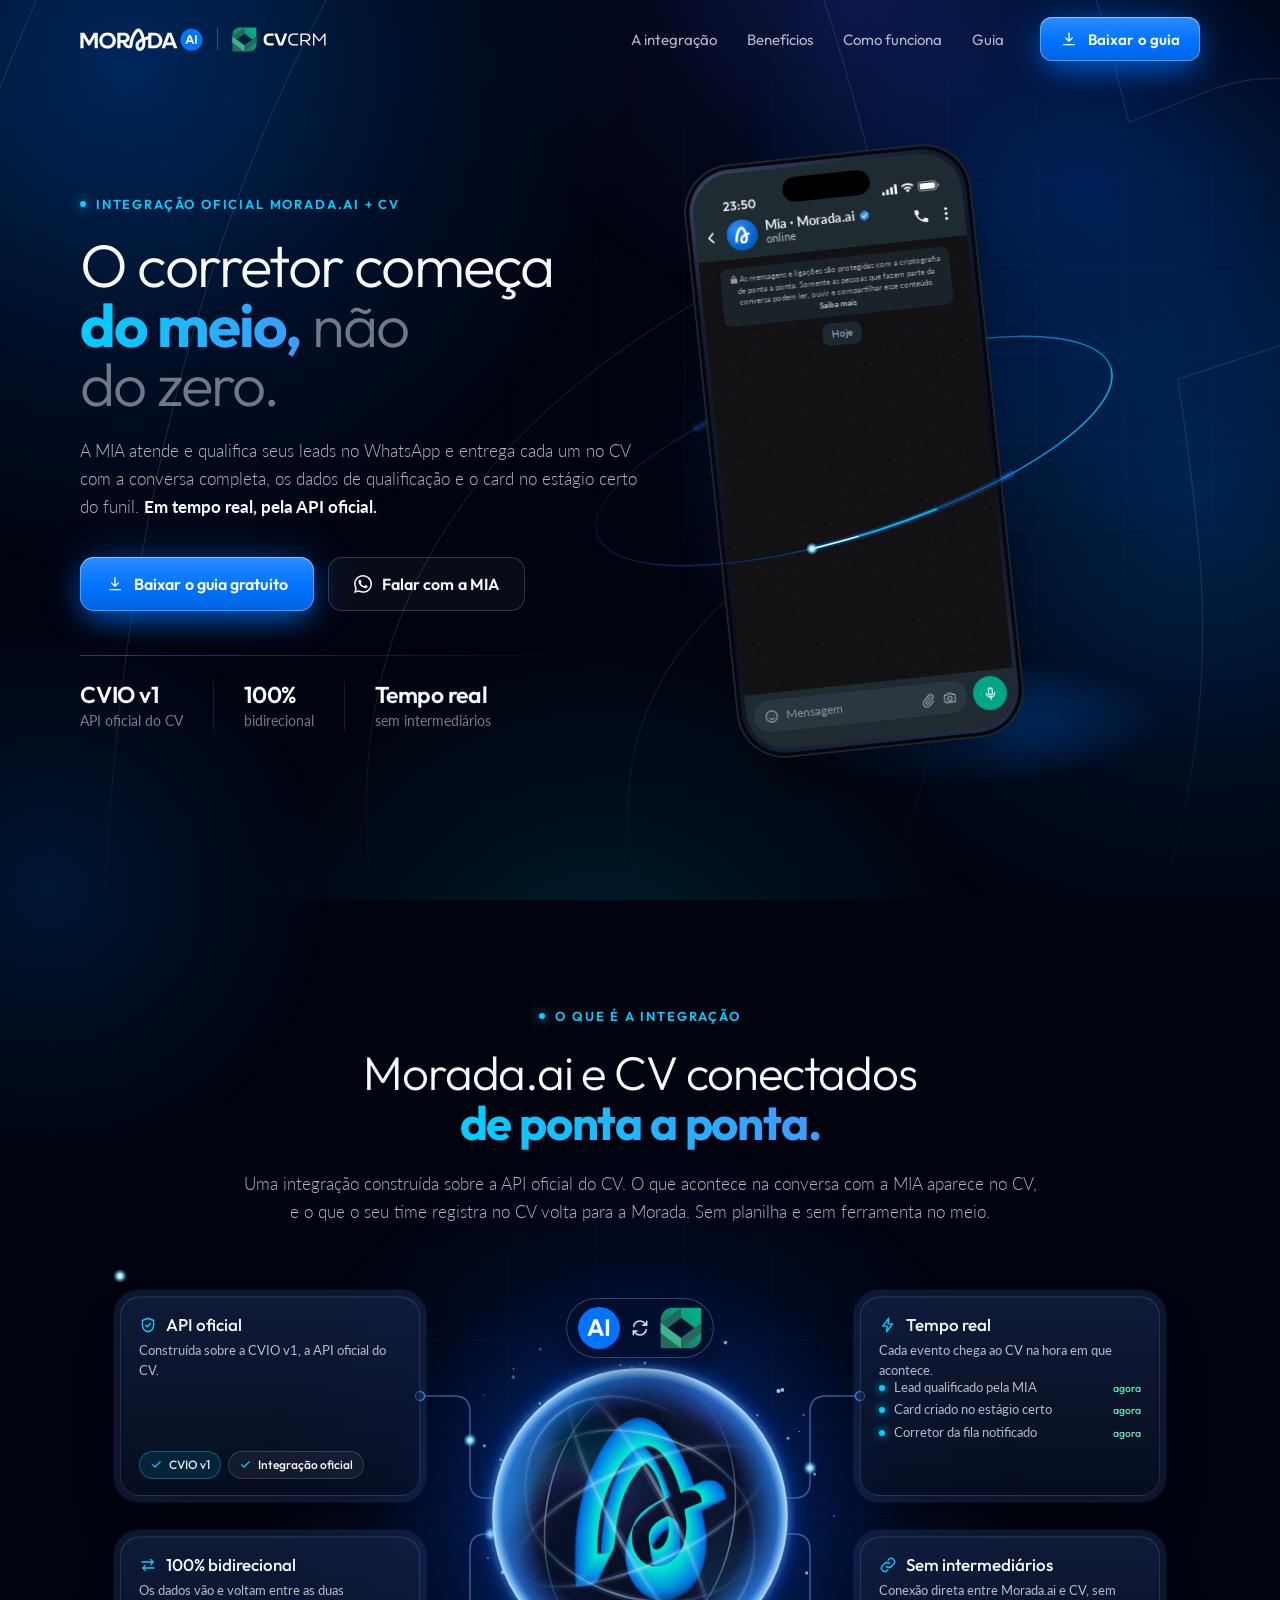
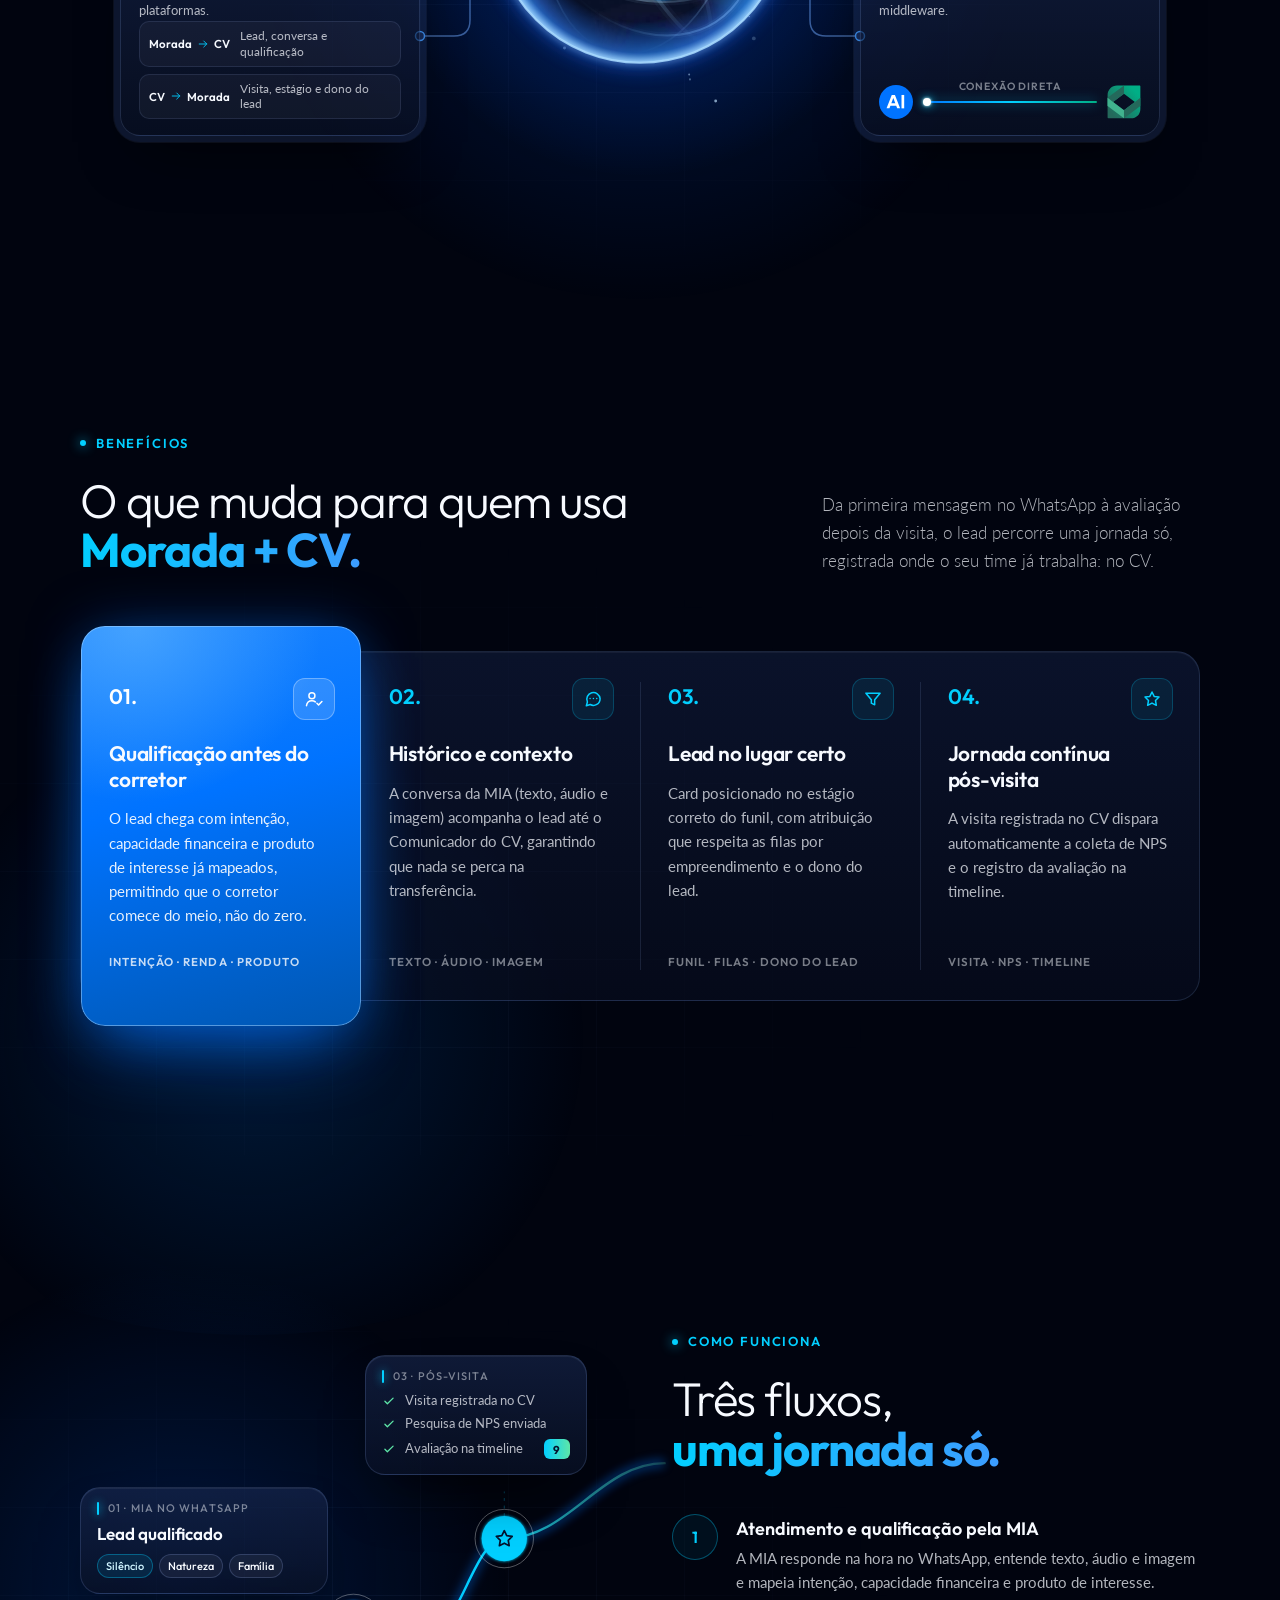
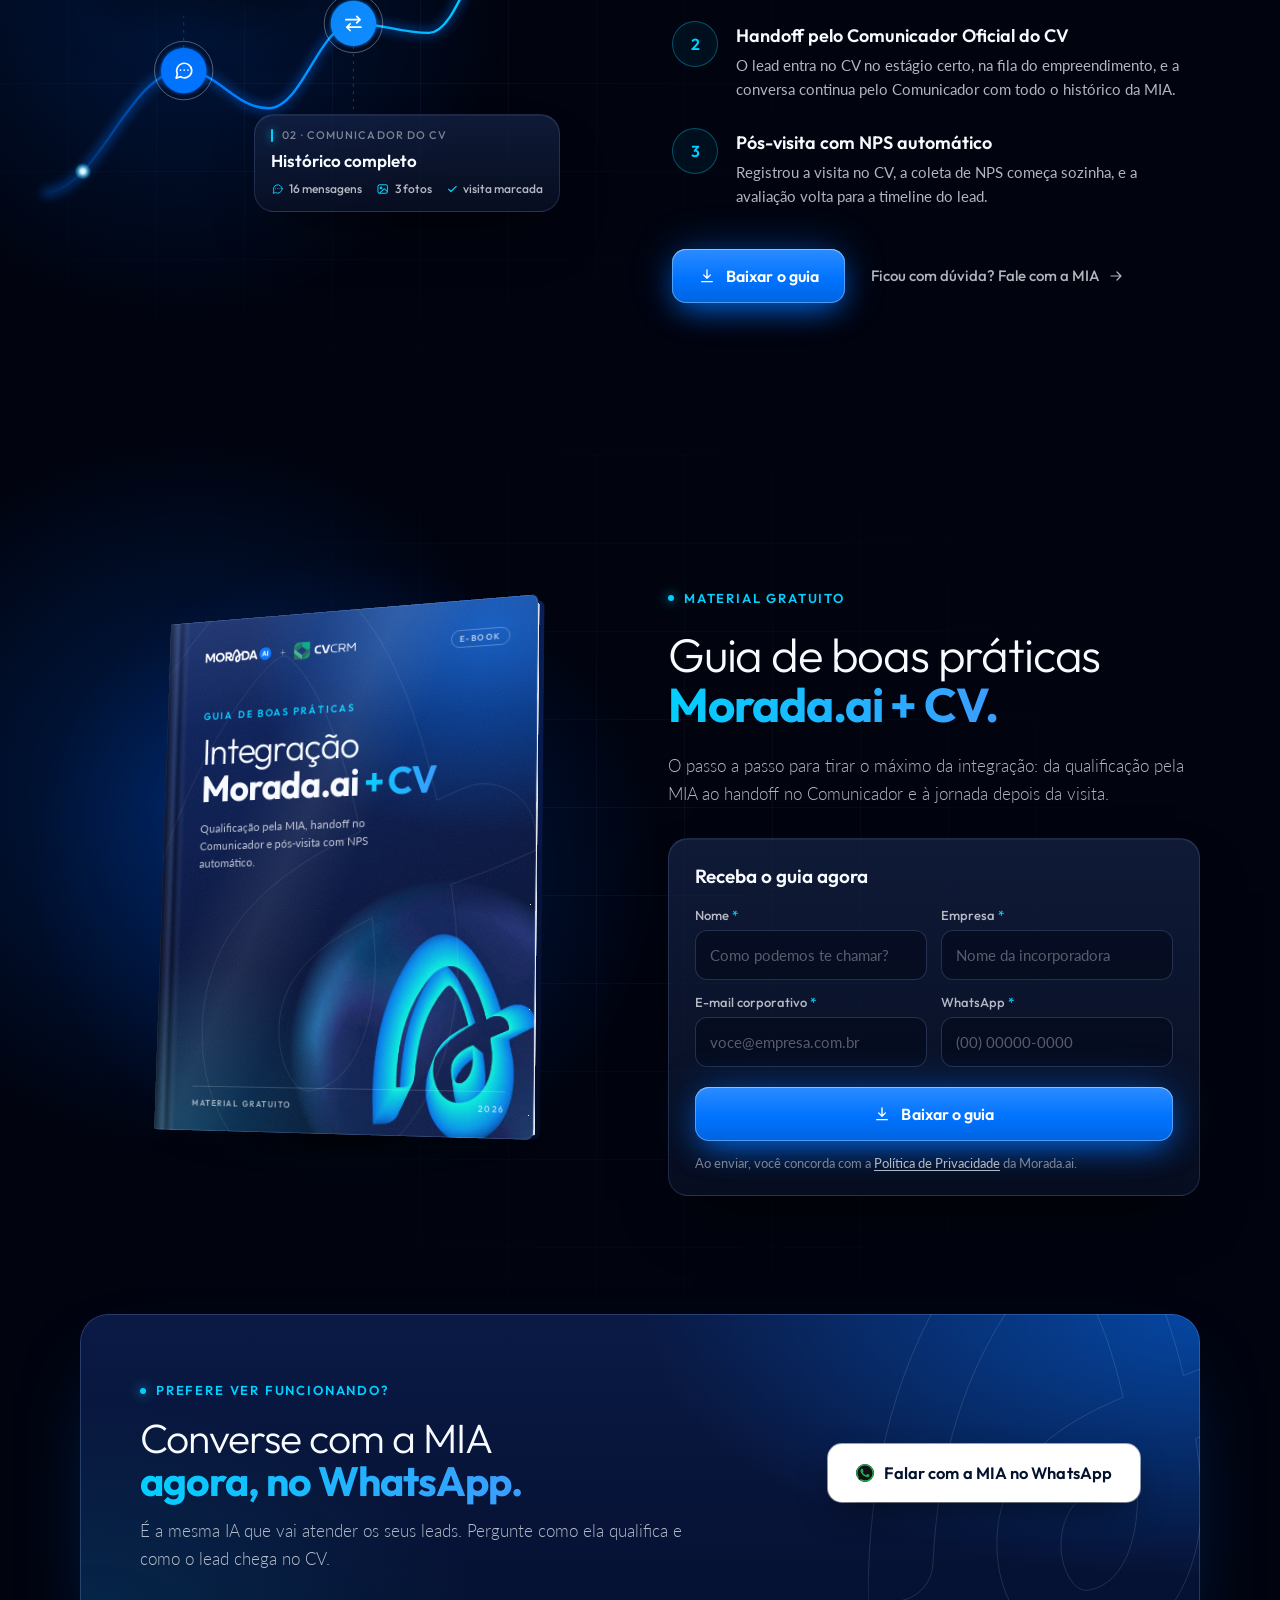
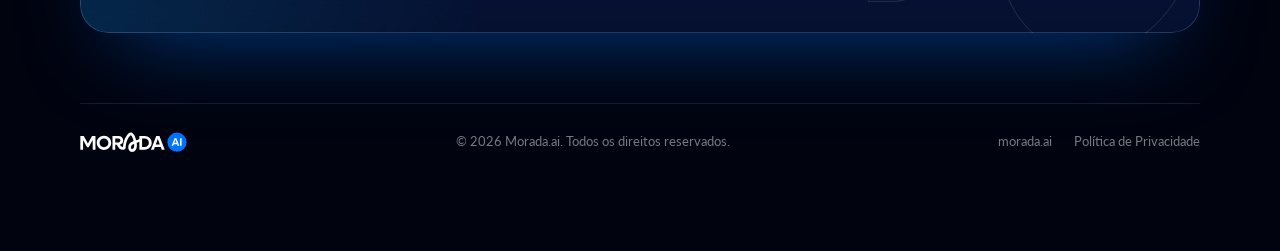
<file: index.html>
<!doctype html>
<html lang="pt-BR">
<head>
<meta charset="utf-8">
<meta name="viewport" content="width=device-width, initial-scale=1, viewport-fit=cover">
<title>Morada.ai + CV · Integração oficial</title>
<meta name="description" content="A MIA qualifica seus leads no WhatsApp e entrega tudo no CV: conversa completa, qualificação e card no estágio certo do funil, em tempo real, pela API oficial. Baixe o guia de boas práticas.">
<meta name="theme-color" content="#01040F">
<link rel="icon" href="assets/favicon.svg" type="image/svg+xml">
<meta property="og:type" content="website">
<meta property="og:locale" content="pt_BR">
<meta property="og:site_name" content="Morada.ai">
<meta property="og:title" content="Morada.ai + CV · Integração oficial">
<meta property="og:description" content="A MIA qualifica no WhatsApp, o CV recebe tudo e o corretor começa do meio, não do zero. Baixe o guia de boas práticas.">
<meta property="og:image" content="assets/og-morada-cv.png">
<meta name="twitter:card" content="summary_large_image">
<link rel="preconnect" href="https://fonts.googleapis.com">
<link rel="preconnect" href="https://fonts.gstatic.com" crossorigin>
<link rel="stylesheet" href="assets/mia-phone.css">
<link rel="stylesheet" href="assets/guia-livro.css">
<link href="https://fonts.googleapis.com/css2?family=Lato:wght@300;400;700&family=Outfit:wght@200;300;400;500;600;700&display=swap" rel="stylesheet">
<style>
:root{
  --bg:#01040F; --bg-2:#030A1F; --navy:#041B4D;
  --blue:#0073FF; --royal:#0057B2; --cyan:#02CFFF; --green:#5EE6A8;
  --ink:#F7FAFF; --ink-2:rgba(247,250,255,.72); --ink-3:rgba(247,250,255,.48);
  --line:rgba(160,190,255,.13);
  --ff-d:"Outfit",system-ui,sans-serif; --ff-b:"Lato",system-ui,sans-serif;
  --wrap:1200px; --gut:clamp(20px,4vw,40px);
  --ease:cubic-bezier(.2,.7,.2,1);
}
*,*::before,*::after{box-sizing:border-box}
html{-webkit-text-size-adjust:100%;scroll-behavior:smooth;scroll-padding-top:76px}
body{margin:0;background:var(--bg);color:var(--ink);font:400 17px/1.6 var(--ff-b);-webkit-font-smoothing:antialiased;-moz-osx-font-smoothing:grayscale;overflow-x:hidden}
img,svg{display:block;max-width:100%}
a{color:inherit;text-decoration:none}
button,input,select{font:inherit;color:inherit}
:focus-visible{outline:2px solid var(--cyan);outline-offset:3px;border-radius:6px}
.sr{position:absolute;width:1px;height:1px;overflow:hidden;clip:rect(0 0 0 0);white-space:nowrap}

/* ---------- fundo vivo: manchas azuis desfocadas passeando atrás da página inteira ---------- */
.aurora{position:fixed;inset:0;z-index:-1;overflow:hidden;pointer-events:none}
.aurora i{position:absolute;border-radius:50%;will-change:transform;animation:auroraA 26s ease-in-out infinite alternate}
.aurora i:nth-child(1){width:80vmax;height:80vmax;left:-30vmax;top:-35vmax;background:radial-gradient(closest-side,rgba(0,115,255,.32),rgba(0,115,255,.11) 55%,transparent)}
.aurora i:nth-child(2){width:72vmax;height:72vmax;right:-30vmax;top:4vh;background:radial-gradient(closest-side,rgba(0,87,178,.38),rgba(0,87,178,.12) 55%,transparent);animation-name:auroraB;animation-duration:32s}
.aurora i:nth-child(3){width:62vmax;height:62vmax;left:16vw;bottom:-40vmax;background:radial-gradient(closest-side,rgba(2,207,255,.16),rgba(2,207,255,.05) 55%,transparent);animation-name:auroraC;animation-duration:36s}
.aurora i:nth-child(4){width:56vmax;height:56vmax;left:38vw;top:-30vmax;background:radial-gradient(closest-side,rgba(52,76,236,.26),rgba(52,76,236,.08) 55%,transparent);animation-name:auroraD;animation-duration:29s}
@keyframes auroraA{0%{transform:translate3d(0,0,0) scale(1)}50%{transform:translate3d(24vw,20vh,0) scale(1.18)}100%{transform:translate3d(8vw,44vh,0) scale(.92)}}
@keyframes auroraB{0%{transform:translate3d(0,0,0) scale(1)}50%{transform:translate3d(-28vw,26vh,0) scale(.9)}100%{transform:translate3d(-10vw,-12vh,0) scale(1.16)}}
@keyframes auroraC{0%{transform:translate3d(0,0,0) scale(1)}50%{transform:translate3d(22vw,-32vh,0) scale(1.22)}100%{transform:translate3d(-20vw,-12vh,0) scale(1)}}
@keyframes auroraD{0%{transform:translate3d(0,0,0) scale(1.05)}50%{transform:translate3d(-22vw,32vh,0) scale(.86)}100%{transform:translate3d(14vw,56vh,0) scale(1.12)}}

/* ---------- base ---------- */
.sec{position:relative;min-height:100vh;min-height:100svh;display:flex;align-items:center;padding:clamp(104px,13vh,150px) 0 clamp(80px,11vh,130px);overflow:hidden;isolation:isolate}
/* brilhos vazam para a rolagem vizinha em vez de cortar em linha reta */
@supports (overflow:clip){.sec{overflow:visible;overflow-x:clip}}
.wrap{position:relative;z-index:2;width:100%;max-width:var(--wrap);margin:0 auto;padding:0 var(--gut)}
.grid-bg{position:absolute;inset:0;z-index:-1;pointer-events:none;background-image:linear-gradient(rgba(150,180,255,.05) 1px,transparent 1px),linear-gradient(90deg,rgba(150,180,255,.05) 1px,transparent 1px);background-size:88px 88px;background-position:center top;-webkit-mask-image:radial-gradient(ellipse 60% 55% at var(--gx,50%) var(--gy,45%),#000 10%,transparent 72%);mask-image:radial-gradient(ellipse 60% 55% at var(--gx,50%) var(--gy,45%),#000 10%,transparent 72%)}
.glow{position:absolute;z-index:-1;pointer-events:none;border-radius:50%}
.kicker{display:inline-flex;align-items:center;gap:10px;margin:0;font:600 13px/1 var(--ff-d);letter-spacing:.14em;text-transform:uppercase;color:var(--cyan)}
.kicker::before{content:"";width:6px;height:6px;border-radius:50%;background:var(--cyan);box-shadow:0 0 12px var(--cyan)}
.h1,.h2{font-family:var(--ff-d);font-weight:300;margin:22px 0 0;text-wrap:balance}
.h1{font-size:clamp(44px,4.7vw,68px);line-height:.99;letter-spacing:-.03em}
.h2{font-size:clamp(34px,3.7vw,54px);line-height:1.05;letter-spacing:-.025em}
.h1 b,.h2 b{font-weight:700}
.ln{display:block}
.hl{background:linear-gradient(92deg,#02CFFF 0%,#3C9CFF 100%);-webkit-background-clip:text;background-clip:text;color:transparent}
.dim{color:rgba(247,250,255,.46)}
.lead{margin:22px 0 0;font:300 clamp(17px,1.3vw,19px)/1.65 var(--ff-b);color:var(--ink-2);max-width:34em}
.lead strong{font-weight:700;color:var(--ink)}

.btn{--h:54px;display:inline-flex;align-items:center;justify-content:center;gap:10px;height:var(--h);padding:0 26px;border:0;border-radius:14px;font:600 16px/1 var(--ff-d);letter-spacing:.005em;cursor:pointer;white-space:nowrap;transition:transform .25s var(--ease),box-shadow .25s var(--ease),background .25s}
.btn svg{width:18px;height:18px;flex:none}
.btn--primary{color:#fff;background:linear-gradient(180deg,#2C8CFF 0%,#0073FF 55%,#0064E0 100%);box-shadow:inset 0 0 0 1px rgba(140,200,255,.55),inset 0 1px 0 rgba(255,255,255,.4),0 12px 30px -8px rgba(0,115,255,.8),0 0 44px -4px rgba(0,115,255,.45)}
.btn--primary:hover{transform:translateY(-2px);box-shadow:inset 0 0 0 1px rgba(160,215,255,.7),inset 0 1px 0 rgba(255,255,255,.45),0 18px 36px -8px rgba(0,115,255,.9),0 0 60px -4px rgba(0,115,255,.6)}
.btn--ghost{color:var(--ink);background:rgba(255,255,255,.035);box-shadow:inset 0 0 0 1px rgba(160,190,255,.24)}
.btn--ghost:hover{background:rgba(255,255,255,.07);box-shadow:inset 0 0 0 1px rgba(160,200,255,.42)}
.btn--white{color:#04122E;background:#fff;box-shadow:0 14px 34px -10px rgba(0,0,0,.6),0 0 0 1px rgba(255,255,255,.6)}
.btn--white:hover{transform:translateY(-2px)}
.btn--white .wa{color:#1FAF55}
.link{display:inline-flex;align-items:center;gap:8px;font:500 15px var(--ff-d);color:var(--ink-2);transition:color .2s}
.link:hover{color:var(--ink)}
.link svg{width:16px;height:16px;transition:transform .2s}
.link:hover svg{transform:translateX(3px)}

.glass{position:relative;background:linear-gradient(180deg,rgba(24,40,80,.62),rgba(9,17,38,.72));border:1px solid rgba(150,185,255,.17);border-radius:20px;box-shadow:inset 0 1px 0 rgba(255,255,255,.06),0 30px 60px -24px rgba(0,0,0,.75)}
.chip{display:inline-flex;align-items:center;gap:6px;height:28px;padding:0 11px;border-radius:14px;font:500 12px var(--ff-d);color:var(--ink);background:rgba(255,255,255,.05);box-shadow:inset 0 0 0 1px rgba(160,190,255,.2);white-space:nowrap}
.chip svg{width:13px;height:13px;color:var(--cyan)}
.chip--on{background:rgba(2,207,255,.1);box-shadow:inset 0 0 0 1px rgba(2,207,255,.35);color:#CFF4FF}

/* ---------- reveal ---------- */
.js [data-r]{opacity:0;transform:translateY(26px);transition:opacity .9s var(--ease),transform .9s var(--ease);transition-delay:var(--d,0s)}
.js [data-r].is-in{opacity:1;transform:none}
.is-off *,.is-off *::before,.is-off *::after{animation-play-state:paused!important}

/* ---------- nav ---------- */
.nav{position:fixed;inset:0 0 auto;z-index:60;transform:translateZ(0);transition:background .3s,box-shadow .3s}
.nav.is-scrolled{background:rgba(1,4,15,.74);-webkit-backdrop-filter:blur(14px);backdrop-filter:blur(14px);box-shadow:0 1px 0 var(--line)}
.nav__in{max-width:var(--wrap);margin:0 auto;padding:0 var(--gut);height:78px;display:flex;align-items:center;gap:36px}
.nav__brand{display:flex;align-items:center;gap:14px}
.nav__brand img{height:23px;width:auto}
.nav__brand .x{width:1px;height:22px;background:rgba(200,215,255,.25)}
.nav__brand .cv{height:25px}
.nav__links{display:flex;gap:30px;margin-left:auto;font:400 15px var(--ff-d);color:var(--ink-2)}
.nav__links a{transition:color .2s}
.nav__links a:hover{color:var(--ink)}
.nav .btn{--h:44px;padding:0 20px;font-size:15px;border-radius:12px}

/* ---------- side dots ---------- */
.dots{position:fixed;right:24px;top:50%;transform:translateY(-50%);z-index:50;display:flex;flex-direction:column;gap:16px}
.dots a{position:relative;display:block;width:9px;height:9px;border-radius:50%;box-shadow:inset 0 0 0 1px rgba(200,220,255,.45);transition:background .3s,box-shadow .3s}
.dots a.is-on{background:var(--cyan);box-shadow:0 0 12px var(--cyan)}
.dots a span{position:absolute;right:22px;top:50%;transform:translate(6px,-50%);white-space:nowrap;font:500 12px var(--ff-d);letter-spacing:.04em;color:var(--ink-2);opacity:0;pointer-events:none;transition:opacity .2s,transform .2s}
.dots a:hover span,.dots a:focus-visible span{opacity:1;transform:translate(0,-50%)}

/* ================= 01 HERO ================= */
.hero{--gx:70%;--gy:40%}
.hero .glow--a{width:900px;height:700px;right:-260px;top:-160px;background:radial-gradient(circle,rgba(0,100,255,.26),transparent 62%)}
.hero .glow--b{width:700px;height:500px;left:-300px;bottom:-240px;background:radial-gradient(circle,rgba(0,87,178,.22),transparent 65%)}
.hero .wrap{display:grid;grid-template-columns:minmax(0,1.08fr) minmax(0,.92fr);gap:32px;align-items:center}
.hero__cta{display:flex;flex-wrap:wrap;gap:14px;margin-top:36px}
.hero__rule{height:1px;max-width:520px;margin:44px 0 26px;background:linear-gradient(90deg,rgba(160,190,255,.3),transparent)}
.facts{display:flex;flex-wrap:wrap;gap:18px 0;margin:0;padding:0;list-style:none}
.facts li{padding:0 30px;border-left:1px solid var(--line)}
.facts li:first-child{padding-left:0;border-left:0}
.facts b{display:block;font:600 23px/1.1 var(--ff-d);letter-spacing:-.01em}
.facts span{display:block;margin-top:6px;font:400 13.5px/1.3 var(--ff-b);color:var(--ink-3)}

.hv{position:relative;width:100%;max-width:560px;height:640px;justify-self:end}
/* "A" em linha: fundo do hero, gigante, sangrando pelo topo e pela direita, escala com a tela */
.hero__bg{position:absolute;inset:0;z-index:-1;overflow:hidden;pointer-events:none;-webkit-mask-image:linear-gradient(#000 72%,transparent);mask-image:linear-gradient(#000 72%,transparent)}
.hero__graf{position:absolute;max-width:none;width:max(125vw,1400px);height:auto;aspect-ratio:358.7/421.13;left:50%;top:calc(max(125vw,1400px) * -.387);transform:translateX(-50%);fill:none;stroke:rgba(255,255,255,.12);overflow:visible}
.hv__floor{position:absolute;z-index:0;left:6%;right:6%;bottom:-6px;height:130px;background:radial-gradient(ellipse at center,rgba(0,115,255,.42),transparent 70%)}
.hv__phone{position:absolute;z-index:2;left:2%;top:14px}
.hv__phone.mia{--orbit-x:0px;--orbit-s:.9}
.hv__cv{position:absolute;z-index:4;right:max(-84px,min(-24px,calc(576px - 50vw)));bottom:22px;width:252px;-webkit-backdrop-filter:blur(14px);backdrop-filter:blur(14px);transition:opacity .6s var(--ease),transform .6s var(--ease)}
.js .hv__cv:not(.is-on){opacity:0;transform:translateY(14px)}
.cvcard [data-cv].is-new{animation:cvFlash 1.4s var(--ease)}
@keyframes cvFlash{0%{color:#02CFFF;text-shadow:0 0 14px rgba(2,207,255,.9)}100%{text-shadow:0 0 0 transparent}}
.kv dd.is-empty,.stages__lb b.is-empty{color:var(--ink-3)}
.cvcard.is-done .cvcard__f{color:var(--green)}
.hv__cv.is-on{opacity:1;transform:none}

.cvcard{padding:15px 16px 14px}
.cvcard__h{display:flex;align-items:center;gap:10px}
.cvcard__h .sy{width:30px;height:30px;flex:none}
.cvcard__h .t{font:600 13.5px/1.2 var(--ff-d)}
.cvcard__h .t small{display:block;font:400 11px/1.3 var(--ff-b);color:var(--ink-3)}
.now{margin-left:auto;display:flex;align-items:center;gap:6px;font:500 10.5px var(--ff-d);color:var(--green)}
.now::before{content:"";width:6px;height:6px;border-radius:50%;background:var(--green);box-shadow:0 0 8px var(--green);animation:beat 1.6s infinite}
@keyframes beat{50%{opacity:.35}}
.stages{margin:14px 0 4px}
.stages__bar{display:grid;grid-template-columns:repeat(5,1fr);gap:4px}
.stages__bar i{height:5px;border-radius:3px;background:rgba(255,255,255,.1);transition:background .5s,box-shadow .5s}
.stages__bar i.on{background:linear-gradient(90deg,#0073FF,#02CFFF);box-shadow:0 0 10px rgba(2,207,255,.5)}
.stages__lb{display:flex;justify-content:space-between;margin-top:7px;font:400 11px var(--ff-b);color:var(--ink-3)}
.stages__lb b{font:600 11px var(--ff-d);color:var(--cyan)}
.kv{display:grid;grid-template-columns:auto 1fr;gap:7px 12px;margin:10px 0 0;padding:11px 0;border-top:1px solid var(--line);border-bottom:1px solid var(--line)}
.kv dt{font:400 12px/1.35 var(--ff-b);color:var(--ink-3)}
.kv dd{margin:0;text-align:right;font:500 12.5px/1.35 var(--ff-d)}
.cvcard__f{display:flex;align-items:center;gap:8px;margin-top:11px;font:500 12px var(--ff-d);color:var(--ink-2)}
.cvcard__f svg{width:15px;height:15px;color:var(--green)}

/* ================= 02 INTEGRAÇÃO ================= */
.intg{--gy:62%;text-align:center}
.intg .glow--a{width:1000px;height:800px;left:50%;top:48%;transform:translate(-50%,-30%);background:radial-gradient(circle,rgba(0,90,255,.22),transparent 60%)}
.intg{padding-top:clamp(96px,11vh,140px)}
.intg .lead{margin-left:auto;margin-right:auto;max-width:47em}
.hub{position:relative;max-width:1040px;margin:50px auto 0;aspect-ratio:1040/480}
.hub__lines{position:absolute;inset:0;width:100%;height:100%;overflow:visible;z-index:1}
.hub__card{position:absolute;z-index:2;width:28.846%;height:41.667%;display:flex;flex-direction:column;padding:18px 18px 16px;text-align:left;box-shadow:inset 0 1px 0 rgba(255,255,255,.06),0 0 0 6px rgba(30,60,130,.16),0 0 0 7px rgba(150,185,255,.07),0 30px 60px -24px rgba(0,0,0,.75)}
.hub__card--tl{left:0;top:4.1667%}
.hub__card--bl{left:0;top:54.167%}
.hub__card--tr{right:0;top:4.1667%}
.hub__card--br{right:0;top:54.167%}
.hub__t{display:flex;align-items:center;gap:9px;margin:0;font:500 17px/1.2 var(--ff-d)}
.hub__t svg{width:18px;height:18px;color:var(--cyan)}
.hub__card p{margin:6px 0 0;font:400 13px/1.5 var(--ff-b);color:var(--ink-2)}
.hub__x{margin-top:auto}
.chips{display:flex;gap:7px;flex-wrap:wrap}
.flows{display:grid;gap:7px}
.flow{display:grid;grid-template-columns:auto 1fr;align-items:center;gap:10px;padding:7px 10px;border-radius:10px;background:rgba(255,255,255,.035);box-shadow:inset 0 0 0 1px rgba(160,190,255,.12);font:400 12px/1.3 var(--ff-b);color:var(--ink-2)}
.flow b{display:flex;align-items:center;gap:5px;font:600 11.5px var(--ff-d);color:var(--ink)}
.flow b svg{width:12px;height:12px;color:var(--cyan)}
.feed{display:grid;gap:6px;margin:0;padding:0;list-style:none}
.feed li{display:flex;align-items:center;gap:9px;font:400 12.5px/1.3 var(--ff-b);color:var(--ink-2)}
.feed li::before{content:"";width:6px;height:6px;flex:none;border-radius:50%;background:var(--cyan);box-shadow:0 0 8px var(--cyan)}
.feed li em{margin-left:auto;font:500 10.5px var(--ff-d);font-style:normal;color:var(--green)}
.direct{display:flex;align-items:center;gap:10px}
.direct svg.b{width:34px;height:34px;flex:none}
.direct .wire{position:relative;flex:1;height:2px;border-radius:2px;background:linear-gradient(90deg,#0073FF,#02CFFF,#00AF86);box-shadow:0 0 12px rgba(2,207,255,.6)}
.direct .wire::after{content:"conexão direta";position:absolute;left:50%;top:-22px;transform:translateX(-50%);white-space:nowrap;font:600 10.5px var(--ff-d);letter-spacing:.08em;text-transform:uppercase;color:var(--ink-3)}
.direct .wire i{position:absolute;left:0;right:0;top:50%;height:8px;margin-top:-4px;animation:slide 2.6s ease-in-out infinite alternate;will-change:transform}
.direct .wire i::after{content:"";position:absolute;left:0;top:0;width:8px;height:8px;border-radius:50%;background:#fff;box-shadow:0 0 10px #02CFFF,0 0 3px #fff}
@keyframes slide{from{transform:translateX(0)}to{transform:translateX(calc(100% - 8px))}}

.orb{position:absolute;z-index:1;left:35.577%;top:18.75%;width:28.846%;aspect-ratio:1}
.orb__halo{position:absolute;inset:-46%;border-radius:50%;background:radial-gradient(circle,rgba(0,110,255,.4) 0%,rgba(0,80,255,.14) 36%,transparent 64%)}
.orb__l{position:absolute;left:-18%;top:-18%;width:136%;max-width:none;height:136%;overflow:visible}
.orb__vid{position:absolute;left:1.05%;top:1.05%;width:97.9%;height:97.9%;border-radius:50%;clip-path:circle(50%);object-fit:cover;background:#061656}
.orb .sw{opacity:.5}
.sw{animation:spin var(--s,20s) linear infinite;will-change:transform}
.sw--r{animation-direction:reverse}
@keyframes spin{to{transform:rotate(360deg)}}
.orb__lock{position:absolute;left:50%;top:0;transform:translate(-50%,calc(-100% - 8px));display:flex;align-items:center;gap:10px;padding:9px 12px;border-radius:40px;background:rgba(4,14,44,.78);box-shadow:inset 0 0 0 1px rgba(160,210,255,.28),0 10px 30px rgba(0,0,0,.4)}
.orb__lock svg.b{width:42px;height:42px}
.orb__lock .sync{width:20px;height:20px;color:#BFE6FF;animation:spin 6s linear infinite}

/* ================= 03 BENEFÍCIOS ================= */
.ben{--gx:30%;--gy:70%}
.ben .glow--a{width:900px;height:600px;left:-200px;bottom:-180px;background:radial-gradient(circle,rgba(0,87,178,.26),transparent 62%)}
.ben__head{display:grid;grid-template-columns:minmax(0,1.3fr) minmax(0,.7fr);gap:40px;align-items:end}
.ben__head .lead{justify-self:end;margin:0;max-width:27em;font-size:17px}
.ben__grid{position:relative;display:grid;grid-template-columns:repeat(4,minmax(0,1fr));margin-top:76px;border-radius:24px;background:linear-gradient(180deg,rgba(20,34,70,.5),rgba(8,14,32,.6));border:1px solid rgba(150,185,255,.15);box-shadow:inset 0 1px 0 rgba(255,255,255,.05)}
.bcard{position:relative;display:flex;flex-direction:column;min-height:348px;padding:34px 28px 30px;outline:none;cursor:default}
.bcard::before{content:"";position:absolute;left:0;top:30px;bottom:30px;width:1px;background:var(--line);transition:opacity .3s}
.bcard:first-child::before{display:none}
.bcard::after{content:"";position:absolute;z-index:0;inset:-26px 0;border-radius:24px;opacity:0;transform:scale(.97);background:radial-gradient(120% 80% at 20% 0%,rgba(120,200,255,.45),transparent 55%),linear-gradient(165deg,#1C84FF 0%,#0073FF 42%,#0057B2 100%);box-shadow:inset 0 0 0 1px rgba(170,215,255,.5),0 34px 70px -20px rgba(0,115,255,.65),0 0 60px -10px rgba(0,115,255,.5);transition:opacity .45s var(--ease),transform .45s var(--ease)}
.bcard > *{position:relative;z-index:1}
.bcard.is-active::after{opacity:1;transform:none}
.bcard.is-active::before,.bcard.is-active + .bcard::before{opacity:0}
.bcard__n{font:600 21px/1 var(--ff-d);color:var(--cyan);transition:color .3s}
.bcard__ic{position:absolute;right:26px;top:26px;width:42px;height:42px;display:grid;place-items:center;border-radius:12px;color:var(--cyan);background:rgba(2,207,255,.08);box-shadow:inset 0 0 0 1px rgba(2,207,255,.22);transition:color .3s,background .3s,box-shadow .3s}
.bcard__ic svg{width:20px;height:20px}
.bcard h3{margin:34px 0 14px;font:600 21px/1.22 var(--ff-d);letter-spacing:-.01em}
.bcard p{margin:0;font:400 15px/1.62 var(--ff-b);color:var(--ink-2);transition:color .3s}
.bcard__tag{margin-top:auto;padding-top:26px;font:600 11.5px/1.4 var(--ff-d);letter-spacing:.09em;text-transform:uppercase;color:var(--ink-3);transition:color .3s}
.bcard.is-active .bcard__n{color:#fff}
.bcard.is-active p{color:rgba(255,255,255,.9)}
.bcard.is-active .bcard__tag{color:rgba(255,255,255,.78)}
.bcard.is-active .bcard__ic{color:#fff;background:rgba(255,255,255,.14);box-shadow:inset 0 0 0 1px rgba(255,255,255,.3)}

/* ================= 04 COMO FUNCIONA ================= */
.how{--gx:28%;--gy:55%}
.how .glow--a{width:800px;height:700px;left:-220px;top:10%;background:radial-gradient(circle,rgba(0,100,255,.2),transparent 62%)}
.how .wrap{display:grid;grid-template-columns:minmax(0,1fr) minmax(0,1fr);gap:64px;align-items:center}
.fv{position:relative;width:100%;max-width:560px;aspect-ratio:1}
.fv__svg{position:absolute;inset:0;width:100%;height:100%;overflow:visible}
.fcard{position:absolute;z-index:2;padding:14px 16px 15px}
.fcard--1{left:0;top:26%;width:47%}
.fcard--2{left:33%;top:69%;width:58%}
.fcard--3{left:54%;top:1%;width:42%}
.fcard__l{display:flex;align-items:center;gap:9px;margin:0;font:500 11px/1 var(--ff-d);letter-spacing:.1em;text-transform:uppercase;color:var(--ink-3)}
.fcard__l::before{content:"";width:2px;height:13px;border-radius:2px;background:var(--cyan);box-shadow:0 0 8px var(--cyan)}
.fcard__v{margin:9px 0 0;font:600 17px/1.2 var(--ff-d)}
.fcard .chips{margin-top:10px;gap:6px}
.fcard .chip{height:24px;padding:0 9px;font-size:11px}
.media{display:flex;gap:14px;margin-top:10px;font:500 12px var(--ff-d);color:var(--ink-2)}
.media span{display:flex;align-items:center;gap:5px;white-space:nowrap}
.media svg{width:14px;height:14px;color:var(--cyan)}
.tl{margin:10px 0 0;padding:0;list-style:none;display:grid;gap:7px}
.tl li{position:relative;display:flex;align-items:center;gap:9px;font:400 12.5px/1.3 var(--ff-b);color:var(--ink-2)}
.tl li svg{width:14px;height:14px;flex:none;color:var(--green)}
.tl li b{margin-left:auto;display:inline-grid;place-items:center;min-width:26px;height:20px;padding:0 6px;border-radius:6px;font:700 11.5px var(--ff-d);color:#04122E;background:linear-gradient(90deg,#02CFFF,#5EE6A8)}
.steps{list-style:none;margin:40px 0 0;padding:0;display:grid;gap:26px;counter-reset:s}
.step{display:grid;grid-template-columns:46px minmax(0,1fr);gap:18px}
.step__n{width:46px;height:46px;display:grid;place-items:center;border-radius:50%;font:600 16px var(--ff-d);color:var(--cyan);background:rgba(2,207,255,.06);box-shadow:inset 0 0 0 1px rgba(2,207,255,.35)}
.step h3{margin:3px 0 6px;font:600 18px/1.3 var(--ff-d)}
.step p{margin:0;font:400 15px/1.62 var(--ff-b);color:var(--ink-2)}
.how__cta{display:flex;flex-wrap:wrap;align-items:center;gap:14px 26px;margin-top:40px}

/* ================= 05 GUIA ================= */
.guia{--gx:50%;--gy:30%;align-items:flex-start;flex-direction:column}
.guia .glow--a{width:900px;height:800px;left:-260px;top:-60px;background:radial-gradient(circle,rgba(0,100,255,.26),transparent 60%)}
.guia__grid{display:grid;grid-template-columns:minmax(0,1fr) minmax(0,1fr);gap:56px;align-items:center}
.cover-wrap{position:relative;z-index:3;display:flex;justify-content:center;padding:34px 0 74px}

.form{margin-top:30px;padding:26px 26px 22px}
.form__t{margin:0 0 18px;font:600 19px/1.25 var(--ff-d)}
.fields{display:grid;grid-template-columns:1fr 1fr;gap:14px}
.fld label{display:block;margin-bottom:7px;font:500 13px var(--ff-d);color:var(--ink-2)}
.fld label span{color:var(--cyan)}
.fld input{width:100%;height:50px;padding:0 15px;border-radius:12px;border:0;outline:0;background:rgba(3,9,26,.6);box-shadow:inset 0 0 0 1px rgba(160,190,255,.2);font:400 15px var(--ff-b);color:var(--ink);transition:box-shadow .2s,background .2s}
.fld input::placeholder{color:rgba(247,250,255,.34)}
.fld input:focus{background:rgba(3,9,26,.85);box-shadow:inset 0 0 0 1.5px var(--cyan),0 0 0 4px rgba(2,207,255,.12)}
.fld input:user-invalid{box-shadow:inset 0 0 0 1.5px #FF7A8A}
.form .btn{width:100%;margin-top:20px}
.form__legal{margin:14px 0 0;font:400 12.5px/1.5 var(--ff-b);color:var(--ink-3)}
.form__legal a{color:var(--ink-2);text-decoration:underline;text-underline-offset:2px}
.form__ok{text-align:left}
.form__ok .ic{width:48px;height:48px;display:grid;place-items:center;border-radius:14px;color:#04122E;background:linear-gradient(135deg,#02CFFF,#5EE6A8);box-shadow:0 10px 30px -8px rgba(2,207,255,.6)}
.form__ok .ic svg{width:24px;height:24px}
.form__ok h3{margin:18px 0 6px;font:600 22px/1.25 var(--ff-d)}
.form__ok p{margin:0;color:var(--ink-2);font-size:15px}
.form__ok .btn{margin-top:22px}
.form__ok .link{margin-top:16px}

.final{position:relative;margin-top:clamp(90px,12vh,130px);padding:clamp(34px,5vw,60px);display:grid;grid-template-columns:minmax(0,1fr) auto;gap:30px 40px;align-items:center;overflow:hidden;border-radius:28px;background:radial-gradient(90% 150% at 100% 0%,rgba(0,115,255,.5),transparent 55%),radial-gradient(60% 120% at 0% 100%,rgba(2,207,255,.12),transparent 60%),linear-gradient(180deg,#0A1A45 0%,#051030 100%);box-shadow:inset 0 0 0 1px rgba(150,190,255,.22),0 40px 90px -40px rgba(0,115,255,.5)}
.final__graf{position:absolute;right:-60px;top:-120px;height:460px;width:auto;fill:none;stroke:rgba(255,255,255,.12);overflow:visible;pointer-events:none}
.final .h2{margin-top:16px;font-size:clamp(30px,3.2vw,46px)}
.final .lead{margin-top:14px;font-size:17px}
.final .btn{position:relative;--h:58px;padding:0 28px;font-size:16.5px}

.foot{display:flex;flex-wrap:wrap;align-items:center;justify-content:space-between;gap:18px 30px;margin-top:70px;padding-top:28px;border-top:1px solid var(--line);font:400 13px/1.5 var(--ff-b);color:var(--ink-3)}
.foot img{height:20px;width:auto}
.foot nav{display:flex;flex-wrap:wrap;gap:22px}
.foot nav a:hover{color:var(--ink)}

/* ---------- mobile CTA ---------- */
.mcta{position:fixed;z-index:55;left:12px;right:12px;bottom:calc(12px + env(safe-area-inset-bottom));display:none;gap:10px}
.mcta .btn{flex:1}
.mcta .btn--ghost{flex:none;width:54px;padding:0;background:rgba(6,14,36,.85)}

/* ================= responsivo ================= */
@media (max-width:1280px){.dots{display:none}}
@media (min-width:1025px) and (max-width:1279px){.cover-wrap .livro{--s:.66}}
@media (max-width:1100px){
  .hub{aspect-ratio:auto;display:grid;grid-template-columns:1fr 1fr;gap:18px;max-width:760px}
  .hub__lines{display:none}
  .orb{position:relative;left:auto;top:auto;grid-column:1/-1;justify-self:center;width:250px;margin:86px 0 40px}
  .hub__card{position:relative;left:auto!important;right:auto!important;top:auto!important;width:auto;height:auto;min-height:200px}
  .hub__x{margin-top:18px}
}
@media (max-width:1024px){
  .hero .wrap,.how .wrap,.guia__grid{grid-template-columns:1fr}
  .hv{justify-self:center;margin-top:24px}
  .hv__cv{right:-60px}
  .ben__grid{grid-template-columns:1fr 1fr}
  .bcard:nth-child(3)::before{display:none}
  .bcard:nth-child(n+3){border-top:1px solid var(--line)}
  .bcard::after{inset:0}
  .bcard.is-active + .bcard::before{opacity:1}
  .fv{margin:0 auto;order:2}
  .how__txt{order:1}
  .cover-wrap{order:2}
}
@media (max-width:900px){
  .nav__links{display:none}
  .nav .btn{margin-left:auto}
  .mcta{display:flex;transform:translateY(160%);transition:transform .4s var(--ease)}
  .mcta.is-on{transform:none}
  .ben__head{grid-template-columns:1fr;gap:20px}
  .ben__head .lead{justify-self:start}
  .final{grid-template-columns:1fr}
}
@media (max-width:640px){
  body{font-size:16px}
  .sec{min-height:0;padding:96px 0 64px}
  .intg{padding-top:72px}
  .h1{font-size:clamp(36px,10.2vw,44px)}
  .nav__in{height:64px;gap:16px}
  .nav__brand img{height:19px}
  .nav__brand .cv{height:21px}
  .nav__brand .x{height:18px}
  .nav .btn{--h:40px;padding:0 14px;font-size:14px}
  .nav .btn svg{display:none}
  .hero__cta .btn{flex:1 1 100%}
  .facts li{padding:0 14px}
  .facts b{font-size:18px}
  .facts span{font-size:12px}
  .hv{height:850px;max-width:360px;transform:scale(.84);transform-origin:top center;margin-bottom:-136px}
  .hv__phone{left:50%;margin-left:-144px}
  .hv__phone.mia{--orbit-x:0px;--orbit-s:.92}
  .hv__cv{right:auto;left:50%;bottom:0;margin-left:-116px;width:260px}
  .hero__graf{width:300vw;top:calc(300vw * -.1)}
  .hub{grid-template-columns:1fr}
  .orb{width:220px}
  .hub__card{min-height:0}
  .ben__grid{grid-template-columns:1fr;margin-top:48px}
  .bcard{min-height:0;padding:28px 24px 26px}
  .bcard::before{display:none}
  .bcard + .bcard{border-top:1px solid var(--line)}
  .bcard h3{margin-top:26px}
  .fv{display:none}
  .fields{grid-template-columns:1fr}
  .cover-wrap{height:calc(526px * .6 + 64px);padding:8px 0 0}
  .cover-wrap .livro{--s:.64;transform:scale(.6);transform-origin:top center}
  .form{padding:22px 18px 18px}
  .final .btn{width:100%}
  .foot{flex-direction:column;align-items:flex-start;padding-bottom:80px}
}
@media (prefers-reduced-motion:reduce){
  html{scroll-behavior:auto}
  *,*::before,*::after{animation-duration:.001ms!important;animation-iteration-count:1!important;transition-duration:.001ms!important}
  .js [data-r]{opacity:1;transform:none}
}
</style>
</head>
<body>
<div class="aurora" aria-hidden="true"><i></i><i></i><i></i><i></i></div>

<!-- ============ sprite ============ -->
<svg width="0" height="0" style="position:absolute" aria-hidden="true" focusable="false">
  <defs>
    <linearGradient id="cvGrad" x1="33.2" y1="39.6" x2="132.4" y2="130.2" gradientTransform="translate(0 172) scale(1 -1)" gradientUnits="userSpaceOnUse"><stop offset="0" stop-color="#24695b"/><stop offset="1" stop-color="#00af86"/></linearGradient>
    <linearGradient id="swGrad" x1="0" y1="0" x2="1" y2="0"><stop offset="0" stop-color="#8FD0FF" stop-opacity="0"/><stop offset=".5" stop-color="#C4E8FF" stop-opacity=".95"/><stop offset="1" stop-color="#8FD0FF" stop-opacity="0"/></linearGradient>
    <radialGradient id="orbFill" cx="46%" cy="42%" r="56%"><stop offset="0" stop-color="#1A55E0"/><stop offset=".45" stop-color="#0A2A8E"/><stop offset=".8" stop-color="#061656"/><stop offset="1" stop-color="#041042"/></radialGradient>
    <radialGradient id="orbRim" cx="50%" cy="50%" r="50%"><stop offset=".72" stop-color="#1E6BFF" stop-opacity="0"/><stop offset=".93" stop-color="#2E86FF" stop-opacity=".55"/><stop offset="1" stop-color="#9ED4FF" stop-opacity=".95"/></radialGradient>
    <linearGradient id="orbitGrad" x1="0" y1="0" x2="1" y2="0"><stop offset="0" stop-color="#0057B2" stop-opacity=".2"/><stop offset=".45" stop-color="#0073FF"/><stop offset="1" stop-color="#02CFFF"/></linearGradient>
    <linearGradient id="curveGrad" x1="0" y1="0" x2="1" y2="0"><stop offset="0" stop-color="#0057B2" stop-opacity="0"/><stop offset=".25" stop-color="#0073FF"/><stop offset=".7" stop-color="#02CFFF"/><stop offset="1" stop-color="#5EE6A8" stop-opacity=".2"/></linearGradient>
    <filter id="glow" x="-50%" y="-50%" width="200%" height="200%"><feGaussianBlur stdDeviation="1.8" result="b"/><feMerge><feMergeNode in="b"/><feMergeNode in="SourceGraphic"/></feMerge></filter>
    <filter id="glowL" x="-50%" y="-50%" width="200%" height="200%"><feGaussianBlur stdDeviation="5"/></filter>
    <radialGradient id="pulseG"><stop offset="0" stop-color="#fff"/><stop offset=".3" stop-color="#BFE9FF"/><stop offset="1" stop-color="#02CFFF" stop-opacity="0"/></radialGradient>
  </defs>
  <!-- marcas (arquivos oficiais) -->
  <symbol id="s-ai" viewBox="556.41 47.29 109 109"><circle cx="610.91" cy="101.79" r="54.5" fill="#0073ff"/><path fill="#fff" d="M597.31,79.21h10.19l16.57,42.96h-9.44l-3.06-8.34h-18.58l-3,8.34h-9.32l16.64-42.96ZM608.63,105.92l-6.32-17.25-6.38,17.25h12.7Z"/><path fill="#fff" d="M628.54,79.21h8.63v42.96h-8.63v-42.96Z"/></symbol>
  <symbol id="s-cv" viewBox="15 15 140 140"><path fill="url(#cvGrad)" d="M148.5,17.4H56.4c-21.5,0-39,17.5-39,39v92.6c0,1.9,1.5,3.4,3.4,3.4h93.5c21,0,38.1-16.9,38.1-37.8V21.4c0-2.2-1.8-3.9-3.9-3.9h0ZM84.9,118.6l-45-33.7,45-33.7,45,33.7s-45,33.7-45,33.7Z"/><polygon fill="#24695b" points="152.4 68 152.4 101.8 84.9 152.4 84.9 118.6 129.9 84.9 152.4 68"/><polygon fill="#24695b" points="84.9 17.4 84.9 51.2 39.9 84.9 17.4 101.8 17.4 68 84.9 17.4"/><polygon fill="#41b28e" points="84.9 118.6 84.9 152.4 17.4 101.8 17.4 68 39.9 84.9 84.9 118.6"/></symbol>
  <symbol id="s-a" viewBox="0 0 358.7 421.13"><path vector-effect="non-scaling-stroke" stroke-width="1" d="M358.52,202.56c-16.18,6.4-30.94,12.13-37.15,14.2-7.34,2.35-14.48,4.7-21.44,7.05,2.35,15.33,3.67,27.27,4.33,33.86,7.71,70.82-21.35,149.54-92.07,162.52-4.14.66-8.28.94-12.32.94-16.93,0-32.35-5.55-45.61-16.27-20.69-16.65-34.05-44.86-35.93-75.33-5.27-77.12,52.29-117.19,115.21-143.43-13.83-61.7-35.36-109.66-58.69-127.44-10.91-1.5-32.16,26.99-41.19,39.5l-1.32,1.88c-44.3,64.05-68.37,142.48-72.89,238.7-.94,19.19-16.83,34.23-36.02,34.23H0C0,248.74,27.65,148.48,84.46,66.47l1.69-2.35c19.37-26.71,59.63-82.29,114.27-58.22l4.33,2.35c44.67,29.44,70.07,98.94,84.17,157.91,1.6-.56,8.84-3.39,18.06-7.05,24.73-9.88,51.73,8.37,51.73,35.08v8.65l-.19-.28ZM243.78,245.36c-43.36,19.75-69.5,43.07-66.96,80.41.85,13.83,6.68,27.56,14.3,33.76,3.48,2.82,6.87,3.76,11.38,3.1,38.47-7.05,47.12-64.33,43.36-98.85-.66-6.21-1.32-12.32-2.07-18.43h0Z"/></symbol>
  <!-- ícones -->
  <symbol id="i-arrow" viewBox="0 0 24 24"><path d="M4.5 12h15M13.5 6l6 6-6 6" fill="none" stroke="currentColor" stroke-width="1.8" stroke-linecap="round" stroke-linejoin="round"/></symbol>
  <symbol id="i-down" viewBox="0 0 24 24"><path d="M12 4v11m0 0-4.5-4.5M12 15l4.5-4.5M5 19.5h14" fill="none" stroke="currentColor" stroke-width="1.8" stroke-linecap="round" stroke-linejoin="round"/></symbol>
  <symbol id="i-check" viewBox="0 0 24 24"><path d="M5 12.5l4.2 4.2L19 7" fill="none" stroke="currentColor" stroke-width="2.2" stroke-linecap="round" stroke-linejoin="round"/></symbol>
  <symbol id="i-back" viewBox="0 0 24 24"><path d="M15 5l-7 7 7 7" fill="none" stroke="currentColor" stroke-width="2.2" stroke-linecap="round" stroke-linejoin="round"/></symbol>
  <symbol id="i-play" viewBox="0 0 24 24"><path d="M7 4.5v15l12-7.5z" fill="currentColor"/></symbol>
  <symbol id="i-mic" viewBox="0 0 24 24"><g fill="none" stroke="currentColor" stroke-width="2" stroke-linecap="round"><rect x="9" y="3" width="6" height="11" rx="3"/><path d="M5.5 11a6.5 6.5 0 0 0 13 0M12 17.5V21"/></g></symbol>
  <symbol id="i-shield" viewBox="0 0 24 24"><g fill="none" stroke="currentColor" stroke-width="1.8" stroke-linecap="round" stroke-linejoin="round"><path d="M12 3l7.5 3v5.5c0 4.6-3.2 8.3-7.5 9.5-4.3-1.2-7.5-4.9-7.5-9.5V6z"/><path d="M8.8 12.2l2.2 2.2 4.3-4.4"/></g></symbol>
  <symbol id="i-swap" viewBox="0 0 24 24"><g fill="none" stroke="currentColor" stroke-width="1.8" stroke-linecap="round" stroke-linejoin="round"><path d="M4 8h15m0 0-3.5-3.5M19 8l-3.5 3.5M20 16H5m0 0 3.5-3.5M5 16l3.5 3.5"/></g></symbol>
  <symbol id="i-bolt" viewBox="0 0 24 24"><path d="M13 3 5 13.5h6L10 21l8-10.5h-6z" fill="none" stroke="currentColor" stroke-width="1.8" stroke-linejoin="round"/></symbol>
  <symbol id="i-link" viewBox="0 0 24 24"><g fill="none" stroke="currentColor" stroke-width="1.8" stroke-linecap="round"><path d="M10 14a4.5 4.5 0 0 0 6.4 0l3-3a4.5 4.5 0 0 0-6.4-6.4l-1 1"/><path d="M14 10a4.5 4.5 0 0 0-6.4 0l-3 3a4.5 4.5 0 0 0 6.4 6.4l1-1"/></g></symbol>
  <symbol id="i-sync" viewBox="0 0 24 24"><g fill="none" stroke="currentColor" stroke-width="1.9" stroke-linecap="round" stroke-linejoin="round"><path d="M4.5 10a7.7 7.7 0 0 1 13.4-3.6L20 8.5M20 4v4.5h-4.5"/><path d="M19.5 14a7.7 7.7 0 0 1-13.4 3.6L4 15.5M4 20v-4.5h4.5"/></g></symbol>
  <symbol id="i-user" viewBox="0 0 24 24"><g fill="none" stroke="currentColor" stroke-width="1.8" stroke-linecap="round" stroke-linejoin="round"><circle cx="9.5" cy="8" r="3.6"/><path d="M3 20c.4-3.5 3.1-6 6.5-6 1.6 0 3 .5 4.1 1.4"/><path d="M15.5 17.2l2 2 4-4.2"/></g></symbol>
  <symbol id="i-chat" viewBox="0 0 24 24"><g fill="none" stroke="currentColor" stroke-width="1.8" stroke-linecap="round" stroke-linejoin="round"><path d="M20.5 11.6a8 8 0 0 1-11.9 7L4 20l1.3-4.3a8 8 0 1 1 15.2-4.1z"/><path d="M8.5 11.5h.01M12.5 11.5h.01M16.5 11.5h.01"/></g></symbol>
  <symbol id="i-funnel" viewBox="0 0 24 24"><path d="M3.5 5h17l-6.5 8v6l-4-2v-4z" fill="none" stroke="currentColor" stroke-width="1.8" stroke-linejoin="round"/></symbol>
  <symbol id="i-star" viewBox="0 0 24 24"><path d="M12 3.6l2.6 5.3 5.8.8-4.2 4.1 1 5.8L12 16.9l-5.2 2.7 1-5.8-4.2-4.1 5.8-.8z" fill="none" stroke="currentColor" stroke-width="1.8" stroke-linejoin="round"/></symbol>
  <symbol id="i-img" viewBox="0 0 24 24"><g fill="none" stroke="currentColor" stroke-width="1.8" stroke-linejoin="round"><rect x="3.5" y="4.5" width="17" height="15" rx="3"/><circle cx="9" cy="10" r="1.6"/><path d="M20 16.5l-5-5-8.5 8"/></g></symbol>
  <symbol id="i-wa" viewBox="0 0 24 24"><path fill="currentColor" d="M17.47 14.38c-.3-.15-1.76-.87-2.03-.97-.27-.1-.47-.15-.67.15-.2.3-.77.97-.94 1.16-.17.2-.35.22-.64.07-.3-.15-1.26-.46-2.39-1.47-.88-.79-1.48-1.76-1.65-2.06-.17-.3-.02-.46.13-.6.13-.14.3-.35.45-.52.15-.17.2-.3.3-.5.1-.2.05-.37-.03-.52-.07-.15-.67-1.61-.92-2.2-.24-.58-.49-.5-.67-.51h-.57c-.2 0-.52.07-.79.37-.27.3-1.04 1.02-1.04 2.48 0 1.46 1.07 2.88 1.21 3.07.15.2 2.1 3.2 5.08 4.49.71.3 1.26.49 1.7.63.71.22 1.36.19 1.87.12.57-.09 1.76-.72 2-1.41.25-.7.25-1.29.18-1.41-.08-.13-.28-.2-.57-.35M12.05 21.8h-.01a9.87 9.87 0 0 1-5.03-1.38l-.36-.21-3.74.98 1-3.65-.24-.37a9.86 9.86 0 0 1-1.51-5.26c0-5.45 4.44-9.88 9.89-9.88 2.64 0 5.12 1.03 6.99 2.9a9.83 9.83 0 0 1 2.89 6.99c0 5.45-4.44 9.88-9.88 9.88M20.46 3.49A11.82 11.82 0 0 0 12.05 0C5.5 0 .16 5.34.16 11.89c0 2.1.55 4.14 1.59 5.95L.06 24l6.3-1.65a11.88 11.88 0 0 0 5.68 1.45h.01c6.55 0 11.89-5.34 11.89-11.89 0-3.18-1.24-6.17-3.48-8.42"/></symbol>
</svg>

<!-- ============ nav ============ -->
<header class="nav" id="nav">
  <div class="nav__in">
    <a class="nav__brand" href="#inicio" aria-label="Morada.ai + CV, voltar ao início">
      <img src="assets/marca-morada.svg" alt="Morada.ai" width="123" height="23">
      <i class="x" aria-hidden="true"></i>
      <img class="cv" src="assets/cv-logo.svg" alt="CV" width="94" height="25">
    </a>
    <nav class="nav__links" aria-label="Seções">
      <a href="#integracao">A integração</a>
      <a href="#beneficios">Benefícios</a>
      <a href="#como-funciona">Como funciona</a>
      <a href="#guia">Guia</a>
    </nav>
    <a class="btn btn--primary" href="#guia" data-cta="nav"><svg aria-hidden="true"><use href="#i-down"/></svg>Baixar o guia</a>
  </div>
</header>

<nav class="dots" aria-label="Rolagens da página">
  <a href="#inicio" class="is-on"><span>01 · Início</span></a>
  <a href="#integracao"><span>02 · A integração</span></a>
  <a href="#beneficios"><span>03 · Benefícios</span></a>
  <a href="#como-funciona"><span>04 · Como funciona</span></a>
  <a href="#guia"><span>05 · Guia</span></a>
</nav>

<main>

<!-- ================= 01 · HERO ================= -->
<section class="sec hero" id="inicio" aria-labelledby="h-hero">
  <div class="grid-bg"></div><div class="glow glow--a"></div><div class="glow glow--b"></div>
  <div class="hero__bg" aria-hidden="true"><svg class="hero__graf" viewBox="0 0 358.7 421.13"><use href="#s-a" width="358.7" height="421.13"/></svg></div>
  <div class="wrap">
    <div class="hero__txt">
      <p class="kicker" data-r>Integração oficial Morada.ai + CV</p>
      <h1 class="h1" id="h-hero" data-r style="--d:.08s">
        <span class="ln">O corretor começa</span>
        <span class="ln"><b class="hl">do meio,</b> <span class="dim">não</span></span>
        <span class="ln dim">do zero.</span>
      </h1>
      <p class="lead" data-r style="--d:.16s">A MIA atende e qualifica seus leads no WhatsApp e entrega cada um no CV com a conversa completa, os dados de qualificação e o card no estágio certo do funil. <strong>Em tempo real, pela API oficial.</strong></p>
      <div class="hero__cta" data-r style="--d:.24s">
        <a class="btn btn--primary" href="#guia" data-cta="hero"><svg aria-hidden="true"><use href="#i-down"/></svg>Baixar o guia gratuito</a>
        <a class="btn btn--ghost" data-wa="hero"><svg aria-hidden="true"><use href="#i-wa"/></svg>Falar com a MIA</a>
      </div>
      <div class="hero__rule" data-r style="--d:.3s"></div>
      <ul class="facts" data-r style="--d:.36s">
        <li><b>CVIO v1</b><span>API oficial do CV</span></li>
        <li><b>100%</b><span>bidirecional</span></li>
        <li><b>Tempo real</b><span>sem intermediários</span></li>
      </ul>
    </div>

    <div class="hv" aria-hidden="true">
      <div class="hv__floor"></div>
      <div class="hv__phone" data-mia-phone id="miaPhone"></div>
      <div class="hv__cv glass cvcard" id="cvCard">
        <div class="cvcard__h">
          <svg class="sy"><use href="#s-cv"/></svg>
          <div class="t">Lead no CV<small data-cv="sub">Aguardando conversa</small></div>
          <span class="now">ao vivo</span>
        </div>
        <div class="stages">
          <div class="stages__bar" data-cv="bar"><i></i><i></i><i></i><i></i><i></i></div>
          <div class="stages__lb"><span>Estágio do funil</span><b class="is-empty" data-cv="stage">—</b></div>
        </div>
        <dl class="kv">
          <dt>Perfil</dt><dd class="is-empty" data-cv="perfil">—</dd>
          <dt>Imóvel</dt><dd class="is-empty" data-cv="imovel">—</dd>
          <dt>Visita</dt><dd class="is-empty" data-cv="visita">—</dd>
          <dt>Consultor</dt><dd class="is-empty" data-cv="consultor">—</dd>
        </dl>
        <div class="cvcard__f" data-cv="foot"><svg><use href="#i-chat"/></svg><span><b data-cv="hist">0</b> mensagens no Comunicador</span></div>
      </div>
    </div>
  </div>
</section>

<!-- ================= 02 · A INTEGRAÇÃO ================= -->
<section class="sec intg" id="integracao" aria-labelledby="h-intg">
  <div class="grid-bg"></div><div class="glow glow--a"></div>
  <div class="wrap">
    <p class="kicker" data-r>O que é a integração</p>
    <h2 class="h2" id="h-intg" data-r style="--d:.08s"><span class="ln">Morada.ai e CV conectados</span><span class="ln"><b class="hl">de ponta a ponta.</b></span></h2>
    <p class="lead" data-r style="--d:.16s">Uma integração construída sobre a API oficial do CV. O que acontece na conversa com a MIA aparece no CV, e o que o seu time registra no CV volta para a Morada. Sem planilha e sem ferramenta no meio.</p>

    <div class="hub" data-r style="--d:.2s">
      <svg class="hub__lines" viewBox="0 0 1040 480" aria-hidden="true">
        <g fill="none" stroke="rgba(120,175,255,.5)" stroke-width="1.5">
          <path id="ln1" vector-effect="non-scaling-stroke" d="M300 120 H334 Q350 120 350 136 V206 Q350 222 366 222 H376"/>
          <path id="ln2" vector-effect="non-scaling-stroke" d="M300 360 H334 Q350 360 350 344 V274 Q350 258 366 258 H376"/>
          <path id="ln3" vector-effect="non-scaling-stroke" d="M740 120 H706 Q690 120 690 136 V206 Q690 222 674 222 H664"/>
          <path id="ln4" vector-effect="non-scaling-stroke" d="M740 360 H706 Q690 360 690 344 V274 Q690 258 674 258 H664"/>
        </g>
        <g fill="#0B1A3D" stroke="#3C9CFF" stroke-width="1.5">
          <circle cx="300" cy="120" r="4.5"/><circle cx="300" cy="360" r="4.5"/><circle cx="740" cy="120" r="4.5"/><circle cx="740" cy="360" r="4.5"/>
        </g>
        <g fill="url(#pulseG)">
          <circle r="7"><animateMotion dur="2.6s" repeatCount="indefinite"><mpath href="#ln1"/></animateMotion></circle>
          <circle r="7"><animateMotion dur="2.6s" begin="1.3s" repeatCount="indefinite" keyPoints="1;0" keyTimes="0;1" calcMode="linear"><mpath href="#ln2"/></animateMotion></circle>
          <circle r="7"><animateMotion dur="2.6s" begin=".6s" repeatCount="indefinite" keyPoints="1;0" keyTimes="0;1" calcMode="linear"><mpath href="#ln3"/></animateMotion></circle>
          <circle r="7"><animateMotion dur="2.6s" begin="1.9s" repeatCount="indefinite"><mpath href="#ln4"/></animateMotion></circle>
        </g>
      </svg>

      <div class="orb" aria-hidden="true">
        <div class="orb__halo"></div>
        <svg class="orb__l" viewBox="0 0 200 200">
          <g id="orbDust" fill="#BFE3FF"></g>
          <circle cx="100" cy="100" r="74" fill="#1E6BFF" opacity=".55" filter="url(#glowL)"/>
          <circle cx="100" cy="100" r="72" fill="url(#orbFill)"/>
        </svg>
        <video class="orb__vid" muted loop playsinline preload="none" poster="assets/mia/morada-icone.jpg" data-src="assets/mia/morada-icone.mp4"></video>
        <!-- cada fio gira como camada própria (transform na GPU, sem repintar filtro) -->
        <svg class="orb__l sw" style="--s:22s" viewBox="0 0 200 200"><g fill="none" stroke="url(#swGrad)" transform="rotate(-24 100 100)"><ellipse cx="100" cy="100" rx="66" ry="24" stroke-width="4" opacity=".25"/><ellipse cx="100" cy="100" rx="66" ry="24" stroke-width="1.5"/></g></svg>
        <svg class="orb__l sw sw--r" style="--s:28s" viewBox="0 0 200 200"><g fill="none" stroke="url(#swGrad)" transform="rotate(18 100 100)"><ellipse cx="100" cy="100" rx="58" ry="40" stroke-width="3.5" opacity=".2"/><ellipse cx="100" cy="100" rx="58" ry="40" stroke-width="1.1"/></g></svg>
        <svg class="orb__l sw" style="--s:16s" viewBox="0 0 200 200"><g fill="none" stroke="url(#swGrad)" transform="rotate(62 100 100)"><ellipse cx="100" cy="100" rx="69" ry="14" stroke-width="5" opacity=".25"/><ellipse cx="100" cy="100" rx="69" ry="14" stroke-width="1.8"/></g></svg>
        <svg class="orb__l sw sw--r" style="--s:34s" viewBox="0 0 200 200"><g fill="none" stroke="url(#swGrad)" transform="rotate(-40 100 100)"><ellipse cx="100" cy="100" rx="50" ry="64" stroke-width="3" opacity=".2"/><ellipse cx="100" cy="100" rx="50" ry="64" stroke-width="1"/></g></svg>
        <svg class="orb__l sw" style="--s:40s" viewBox="0 0 200 200"><ellipse cx="100" cy="100" rx="68" ry="46" fill="none" stroke="url(#swGrad)" stroke-width=".8" transform="rotate(100 100 100)"/></svg>
        <svg class="orb__l" viewBox="0 0 200 200">
          <circle cx="100" cy="100" r="72" fill="url(#orbRim)"/>
          <circle cx="100" cy="100" r="72" fill="none" stroke="#A8DAFF" stroke-width="1" opacity=".9" filter="url(#glow)"/>
        </svg>
        <div class="orb__lock">
          <svg class="b"><use href="#s-ai"/></svg>
          <svg class="sync"><use href="#i-sync"/></svg>
          <svg class="b"><use href="#s-cv"/></svg>
        </div>
      </div>

      <article class="hub__card hub__card--tl glass">
        <h3 class="hub__t"><svg aria-hidden="true"><use href="#i-shield"/></svg>API oficial</h3>
        <p>Construída sobre a CVIO v1, a API oficial do CV.</p>
        <div class="hub__x chips">
          <span class="chip chip--on"><svg aria-hidden="true"><use href="#i-check"/></svg>CVIO v1</span>
          <span class="chip"><svg aria-hidden="true"><use href="#i-check"/></svg>Integração oficial</span>
        </div>
      </article>
      <article class="hub__card hub__card--bl glass">
        <h3 class="hub__t"><svg aria-hidden="true"><use href="#i-swap"/></svg>100% bidirecional</h3>
        <p>Os dados vão e voltam entre as duas plataformas.</p>
        <div class="hub__x flows">
          <div class="flow"><b>Morada <svg aria-hidden="true"><use href="#i-arrow"/></svg> CV</b>Lead, conversa e qualificação</div>
          <div class="flow"><b>CV <svg aria-hidden="true"><use href="#i-arrow"/></svg> Morada</b>Visita, estágio e dono do lead</div>
        </div>
      </article>
      <article class="hub__card hub__card--tr glass">
        <h3 class="hub__t"><svg aria-hidden="true"><use href="#i-bolt"/></svg>Tempo real</h3>
        <p>Cada evento chega ao CV na hora em que acontece.</p>
        <ul class="hub__x feed">
          <li>Lead qualificado pela MIA<em>agora</em></li>
          <li>Card criado no estágio certo<em>agora</em></li>
          <li>Corretor da fila notificado<em>agora</em></li>
        </ul>
      </article>
      <article class="hub__card hub__card--br glass">
        <h3 class="hub__t"><svg aria-hidden="true"><use href="#i-link"/></svg>Sem intermediários</h3>
        <p>Conexão direta entre Morada.ai e CV, sem middleware.</p>
        <div class="hub__x direct" aria-hidden="true">
          <svg class="b"><use href="#s-ai"/></svg>
          <span class="wire"><i></i></span>
          <svg class="b"><use href="#s-cv"/></svg>
        </div>
      </article>
    </div>
  </div>
</section>

<!-- ================= 03 · BENEFÍCIOS ================= -->
<section class="sec ben" id="beneficios" aria-labelledby="h-ben">
  <div class="grid-bg"></div><div class="glow glow--a"></div>
  <div class="wrap">
    <div class="ben__head">
      <div>
        <p class="kicker" data-r>Benefícios</p>
        <h2 class="h2" id="h-ben" data-r style="--d:.08s"><span class="ln">O que muda para quem usa</span><span class="ln"><b class="hl">Morada + CV.</b></span></h2>
      </div>
      <p class="lead" data-r style="--d:.16s">Da primeira mensagem no WhatsApp à avaliação depois da visita, o lead percorre uma jornada só, registrada onde o seu time já trabalha: no CV.</p>
    </div>

    <div class="ben__grid" id="benGrid" data-r style="--d:.22s">
      <article class="bcard is-active" tabindex="0">
        <span class="bcard__n">01.</span>
        <span class="bcard__ic" aria-hidden="true"><svg><use href="#i-user"/></svg></span>
        <h3>Qualificação antes do corretor</h3>
        <p>O lead chega com intenção, capacidade financeira e produto de interesse já mapeados, permitindo que o corretor comece do meio, não do zero.</p>
        <span class="bcard__tag">Intenção · renda · produto</span>
      </article>
      <article class="bcard" tabindex="0">
        <span class="bcard__n">02.</span>
        <span class="bcard__ic" aria-hidden="true"><svg><use href="#i-chat"/></svg></span>
        <h3>Histórico e contexto</h3>
        <p>A conversa da MIA (texto, áudio e imagem) acompanha o lead até o Comunicador do CV, garantindo que nada se perca na transferência.</p>
        <span class="bcard__tag">Texto · áudio · imagem</span>
      </article>
      <article class="bcard" tabindex="0">
        <span class="bcard__n">03.</span>
        <span class="bcard__ic" aria-hidden="true"><svg><use href="#i-funnel"/></svg></span>
        <h3>Lead no lugar certo</h3>
        <p>Card posicionado no estágio correto do funil, com atribuição que respeita as filas por empreendimento e o dono do lead.</p>
        <span class="bcard__tag">Funil · filas · dono do lead</span>
      </article>
      <article class="bcard" tabindex="0">
        <span class="bcard__n">04.</span>
        <span class="bcard__ic" aria-hidden="true"><svg><use href="#i-star"/></svg></span>
        <h3>Jornada contínua <span style="white-space:nowrap">pós-visita</span></h3>
        <p>A visita registrada no CV dispara automaticamente a coleta de NPS e o registro da avaliação na timeline.</p>
        <span class="bcard__tag">Visita · NPS · timeline</span>
      </article>
    </div>
  </div>
</section>

<!-- ================= 04 · COMO FUNCIONA ================= -->
<section class="sec how" id="como-funciona" aria-labelledby="h-how">
  <div class="grid-bg"></div><div class="glow glow--a"></div>
  <div class="wrap">
    <div class="fv" aria-hidden="true" data-r>
      <svg class="fv__svg" viewBox="0 0 560 560">
        <path d="M-40 470 C20 470 50 340 110 340 C146 340 164 380 200 380 C236 380 254 290 290 290 C322 290 338 300 370 300 C402 300 418 200 450 200 C518 200 552 120 620 120" fill="none" stroke="#0073FF" stroke-width="10" opacity=".35" filter="url(#glowL)"/>
        <path d="M-40 470 C20 470 50 340 110 340 C146 340 164 380 200 380 C236 380 254 290 290 290 C322 290 338 300 370 300 C402 300 418 200 450 200 C518 200 552 120 620 120" fill="none" stroke="url(#curveGrad)" stroke-width="2.6" stroke-linecap="round"/>
        <g stroke="rgba(2,207,255,.35)" stroke-width="1" stroke-dasharray="3 5">
          <path d="M110 316 V282"/><path d="M290 314 V386"/><path d="M450 176 V150"/>
        </g>
        <g filter="url(#glow)">
          <circle cx="110" cy="340" r="24" fill="#0073FF"/><circle cx="290" cy="290" r="24" fill="#0B8BFF"/><circle cx="450" cy="200" r="24" fill="#02CFFF"/>
        </g>
        <g fill="none" stroke="rgba(255,255,255,.35)" stroke-width="1"><circle cx="110" cy="340" r="31"/><circle cx="290" cy="290" r="31"/><circle cx="450" cy="200" r="31"/></g>
        <use href="#i-chat" x="98" y="328" width="24" height="24" color="#fff"/>
        <use href="#i-swap" x="278" y="278" width="24" height="24" color="#fff"/>
        <use href="#i-star" x="438" y="188" width="24" height="24" color="#04122E"/>
      </svg>
      <svg class="fv__svg" viewBox="0 0 560 560">
        <path id="curve" d="M-40 470 C20 470 50 340 110 340 C146 340 164 380 200 380 C236 380 254 290 290 290 C322 290 338 300 370 300 C402 300 418 200 450 200 C518 200 552 120 620 120" fill="none"/>
        <circle r="9" fill="url(#pulseG)"><animateMotion dur="7s" repeatCount="indefinite"><mpath href="#curve"/></animateMotion></circle>
      </svg>
      <div class="fcard fcard--1 glass">
        <p class="fcard__l">01 · MIA no WhatsApp</p>
        <p class="fcard__v">Lead qualificado</p>
        <div class="chips"><span class="chip chip--on">Silêncio</span><span class="chip">Natureza</span><span class="chip">Família</span></div>
      </div>
      <div class="fcard fcard--2 glass">
        <p class="fcard__l">02 · Comunicador do CV</p>
        <p class="fcard__v">Histórico completo</p>
        <div class="media"><span><svg><use href="#i-chat"/></svg>16 mensagens</span><span><svg><use href="#i-img"/></svg>3 fotos</span><span><svg><use href="#i-check"/></svg>visita marcada</span></div>
      </div>
      <div class="fcard fcard--3 glass">
        <p class="fcard__l">03 · Pós-visita</p>
        <ul class="tl">
          <li><svg><use href="#i-check"/></svg>Visita registrada no CV</li>
          <li><svg><use href="#i-check"/></svg>Pesquisa de NPS enviada</li>
          <li><svg><use href="#i-check"/></svg>Avaliação na timeline<b>9</b></li>
        </ul>
      </div>
    </div>

    <div class="how__txt">
      <p class="kicker" data-r>Como funciona</p>
      <h2 class="h2" id="h-how" data-r style="--d:.08s"><span class="ln">Três fluxos,</span><span class="ln"><b class="hl">uma jornada só.</b></span></h2>
      <ol class="steps">
        <li class="step" data-r style="--d:.14s">
          <span class="step__n">1</span>
          <div><h3>Atendimento e qualificação pela MIA</h3><p>A MIA responde na hora no WhatsApp, entende texto, áudio e imagem e mapeia intenção, capacidade financeira e produto de interesse.</p></div>
        </li>
        <li class="step" data-r style="--d:.2s">
          <span class="step__n">2</span>
          <div><h3>Handoff pelo Comunicador Oficial do CV</h3><p>O lead entra no CV no estágio certo, na fila do empreendimento, e a conversa continua pelo Comunicador com todo o histórico da MIA.</p></div>
        </li>
        <li class="step" data-r style="--d:.26s">
          <span class="step__n">3</span>
          <div><h3>Pós-visita com NPS automático</h3><p>Registrou a visita no CV, a coleta de NPS começa sozinha, e a avaliação volta para a timeline do lead.</p></div>
        </li>
      </ol>
      <div class="how__cta" data-r style="--d:.32s">
        <a class="btn btn--primary" href="#guia" data-cta="como-funciona"><svg aria-hidden="true"><use href="#i-down"/></svg>Baixar o guia</a>
        <a class="link" data-wa="como-funciona">Ficou com dúvida? Fale com a MIA<svg aria-hidden="true"><use href="#i-arrow"/></svg></a>
      </div>
    </div>
  </div>
</section>

<!-- ================= 05 · GUIA + CTA FINAL ================= -->
<section class="sec guia" id="guia" aria-labelledby="h-guia">
  <div class="grid-bg"></div><div class="glow glow--a"></div>
  <div class="wrap">
    <div class="guia__grid">
      <div class="cover-wrap" data-r><div data-guia-livro></div></div>

      <div>
        <p class="kicker" data-r>Material gratuito</p>
        <h2 class="h2" id="h-guia" data-r style="--d:.08s"><span class="ln">Guia de boas práticas</span><span class="ln"><b class="hl">Morada.ai + CV.</b></span></h2>
        <p class="lead" data-r style="--d:.14s">O passo a passo para tirar o máximo da integração: da qualificação pela MIA ao handoff no Comunicador e à jornada depois da visita.</p>

        <div class="form glass" data-r style="--d:.2s">
          <form id="guiaForm" novalidate>
            <p class="form__t">Receba o guia agora</p>
            <div class="fields">
              <div class="fld"><label for="f-nome">Nome <span>*</span></label><input id="f-nome" name="firstname" type="text" autocomplete="given-name" placeholder="Como podemos te chamar?" required></div>
              <div class="fld"><label for="f-empresa">Empresa <span>*</span></label><input id="f-empresa" name="company" type="text" autocomplete="organization" placeholder="Nome da incorporadora" required></div>
              <div class="fld"><label for="f-email">E-mail corporativo <span>*</span></label><input id="f-email" name="email" type="email" autocomplete="email" placeholder="voce@empresa.com.br" required></div>
              <div class="fld"><label for="f-tel">WhatsApp <span>*</span></label><input id="f-tel" name="phone" type="tel" autocomplete="tel" inputmode="tel" placeholder="(00) 00000-0000" required></div>
            </div>
            <button class="btn btn--primary" type="submit" id="guiaBtn"><svg aria-hidden="true"><use href="#i-down"/></svg><span>Baixar o guia</span></button>
            <p class="form__legal">Ao enviar, você concorda com a <a href="https://morada.ai/politica-de-privacidade/" target="_blank" rel="noopener">Política de Privacidade</a> da Morada.ai.</p>
          </form>
          <div class="form__ok" id="guiaOk" hidden>
            <span class="ic"><svg aria-hidden="true"><use href="#i-check"/></svg></span>
            <h3 tabindex="-1" id="guiaOkT">Pronto! Seu guia está liberado.</h3>
            <p>Clique abaixo para baixar o PDF.</p>
            <a class="btn btn--primary" id="guiaDl" href="#" download><svg aria-hidden="true"><use href="#i-down"/></svg>Baixar o guia (PDF)</a><br>
            <a class="link" data-wa="form-sucesso">Quer ver na prática? Fale com a MIA<svg aria-hidden="true"><use href="#i-arrow"/></svg></a>
          </div>
        </div>
      </div>
    </div>

    <div class="final" data-r>
      <svg class="final__graf" viewBox="0 0 358.7 421.13" aria-hidden="true"><use href="#s-a" width="358.7" height="421.13"/></svg>
      <div style="position:relative">
        <p class="kicker">Prefere ver funcionando?</p>
        <h2 class="h2"><span class="ln">Converse com a MIA</span><span class="ln"><b class="hl">agora, no WhatsApp.</b></span></h2>
        <p class="lead">É a mesma IA que vai atender os seus leads. Pergunte como ela qualifica e como o lead chega no CV.</p>
      </div>
      <a class="btn btn--white" data-wa="cta-final"><svg class="wa" aria-hidden="true"><use href="#i-wa"/></svg>Falar com a MIA no WhatsApp</a>
    </div>

    <footer class="foot">
      <img src="assets/marca-morada.svg" alt="Morada.ai" width="107" height="20">
      <span>© 2026 Morada.ai. Todos os direitos reservados.</span>
      <nav aria-label="Rodapé"><a href="https://morada.ai/" target="_blank" rel="noopener">morada.ai</a><a href="https://morada.ai/politica-de-privacidade/" target="_blank" rel="noopener">Política de Privacidade</a></nav>
    </footer>
  </div>
</section>

</main>

<div class="mcta" id="mcta">
  <a class="btn btn--primary" href="#guia" data-cta="mobile-fixo"><svg aria-hidden="true"><use href="#i-down"/></svg>Baixar o guia</a>
  <a class="btn btn--ghost" data-wa="mobile-fixo" aria-label="Falar com a MIA no WhatsApp"><svg aria-hidden="true"><use href="#i-wa"/></svg></a>
</div>

<script src="assets/mia-phone.js"></script>
<script src="assets/guia-livro.js"></script>
<script>
/* ==========================================================
   CONFIGURAÇÃO — o dev ajusta só este bloco
   ========================================================== */
var LP_CONFIG = {
  HUBSPOT_PORTAL_ID: '41468942',
  HUBSPOT_FORM_ID: '',                  // PENDENTE: GUID do formulário "Guia Morada + CV" no HubSpot. Vazio = envio simulado (só para teste).
  GUIA_URL: 'assets/guia-boas-praticas-morada-cv.pdf', // PENDENTE: PDF final do guia
  WHATSAPP: '5531980265682',            // mesmo número da MIA no site morada.ai
  WHATSAPP_TEXT: 'Olá, MIA! Vim pela página da integração Morada.ai + CV e quero saber mais.',
  UTM_CAMPAIGN_PADRAO: 'cv-aracaju',
  CANAL: 'LP Integração CV',
  PONTO_CONVERSAO: 'lp_cv_guia_download',
  GTM_ID: 'GTM-WKLLFZGF',               // mesmo container do morada.ai
  HOSTS_PRODUCAO: /(^|\.)morada\.ai$/i  // GTM e HubSpot só carregam no domínio real
};

(function () {
  var C = LP_CONFIG, d = document, root = d.documentElement;
  root.classList.add('js');
  var reduce = window.matchMedia && matchMedia('(prefers-reduced-motion: reduce)').matches;
  var isProd = C.HOSTS_PRODUCAO.test(location.hostname);

  /* ---------- tags (GTM + HubSpot), sem duplicar se o tema já carrega ---------- */
  window.dataLayer = window.dataLayer || [];
  if (isProd && C.GTM_ID && !d.querySelector('script[src*="googletagmanager.com/gtm.js"]')) {
    window.dataLayer.push({'gtm.start': Date.now(), event: 'gtm.js'});
    var g = d.createElement('script'); g.async = true; g.src = 'https://www.googletagmanager.com/gtm.js?id=' + C.GTM_ID; d.head.appendChild(g);
  }
  if (isProd && !d.querySelector('script[src*="js.hs-scripts.com"]')) {
    var h = d.createElement('script'); h.async = true; h.defer = true; h.id = 'hs-script-loader'; h.src = 'https://js.hs-scripts.com/' + C.HUBSPOT_PORTAL_ID + '.js'; d.body.appendChild(h);
  }
  function track(ev, p) { var o = {event: ev, lp: 'integracao-morada-cv'}; for (var k in p) o[k] = p[k]; window.dataLayer.push(o); }

  /* ---------- UTMs (mesma lógica e chaves do morada.ai: sessão de 30 min) ---------- */
  var UTM = ['utm_source', 'utm_medium', 'utm_campaign', 'utm_content', 'utm_term'], TTL = 30 * 60 * 1000;
  try {
    var q = new URLSearchParams(location.search), got = false;
    UTM.forEach(function (k) { var v = q.get(k); if (v) { sessionStorage.setItem('morada_' + k, v); got = true; } });
    if (got) sessionStorage.setItem('morada_utm_ts', String(Date.now()));
  } catch (e) {}
  function utm(k) {
    try {
      var v = new URLSearchParams(location.search).get(k); if (v) return v;
      var ts = parseInt(sessionStorage.getItem('morada_utm_ts') || '0', 10);
      if (ts && Date.now() - ts <= TTL) return sessionStorage.getItem('morada_' + k) || '';
    } catch (e) {}
    return '';
  }
  function utmAll() { var o = {}; UTM.forEach(function (k) { o[k] = utm(k); }); if (!o.utm_campaign) o.utm_campaign = C.UTM_CAMPAIGN_PADRAO; return o; }

  /* ---------- WhatsApp + CTAs ---------- */
  var waHref = 'https://wa.me/' + C.WHATSAPP + '?text=' + encodeURIComponent(C.WHATSAPP_TEXT);
  d.querySelectorAll('[data-wa]').forEach(function (a) {
    a.href = waHref; a.target = '_blank'; a.rel = 'noopener';
    a.addEventListener('click', function () { track('lp_cv_whatsapp_click', {cta_posicao: a.getAttribute('data-wa'), utm_campaign: utmAll().utm_campaign}); });
  });
  d.querySelectorAll('[data-cta]').forEach(function (a) {
    a.addEventListener('click', function () { track('lp_cv_cta_click', {cta_posicao: a.getAttribute('data-cta')}); });
  });

  /* ---------- nav ---------- */
  var nav = d.getElementById('nav');
  function onScroll() { nav.classList.toggle('is-scrolled', window.scrollY > 12); }
  onScroll(); window.addEventListener('scroll', onScroll, {passive: true});

  /* ---------- reveal + rolagens ---------- */
  var hero = d.getElementById('inicio');
  if ('IntersectionObserver' in window) {
    var io = new IntersectionObserver(function (es) {
      es.forEach(function (e) { if (e.isIntersecting) { e.target.classList.add('is-in'); io.unobserve(e.target); } });
    }, {threshold: .14, rootMargin: '0px 0px -6% 0px'});
    d.querySelectorAll('[data-r]').forEach(function (el) { io.observe(el); });

    var dots = d.querySelectorAll('.dots a');
    var so = new IntersectionObserver(function (es) {
      es.forEach(function (e) {
        if (!e.isIntersecting) return;
        dots.forEach(function (a) { a.classList.toggle('is-on', a.getAttribute('href') === '#' + e.target.id); });
      });
    }, {rootMargin: '-48% 0px -48% 0px'});
    d.querySelectorAll('main > section').forEach(function (s) { so.observe(s); });

    /* pausa animações das rolagens fora da tela (CPU/bateria no celular) */
    var po = new IntersectionObserver(function (es) {
      es.forEach(function (e) {
        e.target.classList.toggle('is-off', !e.isIntersecting);
        e.target.querySelectorAll('svg').forEach(function (s) {
          if (!s.pauseAnimations) return;
          if (e.isIntersecting && !reduce) s.unpauseAnimations(); else s.pauseAnimations();
        });
        /* ícone animado do orbe: carrega só perto da tela, toca em loop, pausa fora dela */
        e.target.querySelectorAll('video[data-src]').forEach(function (v) {
          if (e.isIntersecting && !reduce) {
            if (!v.src) { v.src = v.getAttribute('data-src'); v.preload = 'auto'; }
            var p = v.play(); if (p && p.catch) p.catch(function () {});
          } else if (!v.paused) v.pause();
        });
      });
    }, {rootMargin: '120px 0px'});
    d.querySelectorAll('main > section').forEach(function (s) { po.observe(s); });
    d.addEventListener('visibilitychange', function () {
      if (d.visibilityState !== 'visible' || reduce) return;
      d.querySelectorAll('main > section:not(.is-off) video[src]').forEach(function (v) { var p = v.play(); if (p && p.catch) p.catch(function () {}); });
    });

    var mcta = d.getElementById('mcta'), vis = {};
    var mo = new IntersectionObserver(function (es) {
      es.forEach(function (e) { vis[e.target.id] = e.isIntersecting; });
      mcta.classList.toggle('is-on', !vis.inicio && !vis.guia);
    }, {threshold: 0});
    mo.observe(hero); mo.observe(d.getElementById('guia'));
  } else {
    d.querySelectorAll('[data-r]').forEach(function (el) { el.classList.add('is-in'); });
  }

  /* ---------- card do CV acompanha a conversa do celular (assets/mia-phone.js) ---------- */
  var mia = d.getElementById('miaPhone'), cv = d.getElementById('cvCard');
  if (mia && cv) {
    var cq = function (k) { return cv.querySelector('[data-cv="' + k + '"]'); }, bars = cq('bar').children;
    var setv = function (k, v) {
      var el = cq(k); if (el.textContent === v) return;
      el.textContent = v; el.classList.toggle('is-empty', v === '—');
      el.classList.remove('is-new'); void el.offsetWidth; el.classList.add('is-new');
    };
    var stage = function (n, label) { for (var i = 0; i < bars.length; i++) bars[i].classList.toggle('on', i < n); setv('stage', label); };
    var STEPS = {
      inicio: function () { cv.classList.add('is-on'); setv('sub', 'Carla · atendida pela MIA'); stage(1, 'Em atendimento'); },
      qualificado: function () { stage(2, 'Qualificado'); setv('perfil', 'Silêncio · natureza'); },
      imovel: function () { setv('imovel', 'Enviado com fotos'); },
      visita: function () { stage(3, 'Visita agendada'); setv('visita', 'Amanhã, 17:30'); },
      consultor: function () { setv('consultor', 'Rafael'); },
      fim: function () { cv.classList.add('is-done'); }
    };
    mia.addEventListener('mia:step', function (e) { setv('hist', String(e.detail.count)); if (STEPS[e.detail.id]) STEPS[e.detail.id](); });
    mia.addEventListener('mia:reset', function () {
      cv.classList.remove('is-on', 'is-done'); stage(0, '—');
      ['perfil', 'imovel', 'visita', 'consultor'].forEach(function (k) { setv(k, '—'); });
      setv('sub', 'Aguardando conversa'); setv('hist', '0');
    });
  }

  /* ---------- benefícios: destaque acompanha o hover/foco ---------- */
  var cards = d.querySelectorAll('.bcard');
  function activate(c) { cards.forEach(function (x) { x.classList.toggle('is-active', x === c); }); }
  cards.forEach(function (c) {
    c.addEventListener('mouseenter', function () { activate(c); });
    c.addEventListener('focus', function () { activate(c); });
    c.addEventListener('click', function () { activate(c); });
  });

  /* ---------- poeira do orbe ---------- */
  var dust = d.getElementById('orbDust'), seed = 7;
  function rnd() { seed = (seed * 16807) % 2147483647; return seed / 2147483647; }
  if (dust) for (var i = 0; i < 70; i++) {
    var a = rnd() * Math.PI * 2, r = 60 + Math.pow(rnd(), 1.6) * 40;
    var c = d.createElementNS('http://www.w3.org/2000/svg', 'circle');
    c.setAttribute('cx', (100 + Math.cos(a) * r).toFixed(1)); c.setAttribute('cy', (100 + Math.sin(a) * r).toFixed(1));
    c.setAttribute('r', (.3 + rnd() * .7).toFixed(2)); c.setAttribute('opacity', (.2 + rnd() * .7).toFixed(2));
    dust.appendChild(c);
  }
  if (reduce) d.querySelectorAll('svg').forEach(function (s) { if (s.pauseAnimations) s.pauseAnimations(); });

  /* ---------- telefone: máscara leve ---------- */
  var tel = d.getElementById('f-tel');
  tel.addEventListener('input', function () {
    var n = tel.value.replace(/\D/g, '');
    if (n.length > 11 && n.indexOf('55') === 0) n = n.slice(2);
    n = n.slice(0, 11);
    var o = n;
    if (n.length > 2) o = '(' + n.slice(0, 2) + ') ' + n.slice(2);
    if (n.length > 6) o = '(' + n.slice(0, 2) + ') ' + n.slice(2, n.length - 4) + '-' + n.slice(n.length - 4);
    tel.value = o;
  });

  /* ---------- formulário do guia → HubSpot ---------- */
  var form = d.getElementById('guiaForm'), btn = d.getElementById('guiaBtn'), ok = d.getElementById('guiaOk');
  d.getElementById('guiaDl').href = C.GUIA_URL;
  function cookie(n) { var m = d.cookie.match('(^|;) ?' + n + '=([^;]*)(;|$)'); return m ? m[2] : null; }
  form.addEventListener('submit', function (e) {
    e.preventDefault();
    if (tel.value.replace(/\D/g, '').length < 10) tel.setCustomValidity('Informe o WhatsApp com DDD.'); else tel.setCustomValidity('');
    if (!form.checkValidity()) { form.reportValidity(); return; }

    var nome = form.firstname.value.trim(), u = utmAll();
    var fields = [
      {name: 'firstname', value: nome},
      {name: 'email', value: form.email.value.trim()},
      {name: 'phone', value: form.phone.value.trim()},
      {name: 'company', value: form.company.value.trim()},
      {name: 'morada_last_touch_channel', value: C.CANAL},
      {name: 'morada_last_touch_conversion_point', value: C.PONTO_CONVERSAO},
      {name: 'morada_last_touch_datetime', value: new Date().toISOString()},
      {name: 'morada_last_touch_landing_url', value: location.href},
      {name: 'morada_last_touch_utm_referrer', value: d.referrer || ''}
    ];
    UTM.forEach(function (k) { fields.push({name: 'morada_last_touch_' + k, value: u[k]}); });

    btn.disabled = true; btn.querySelector('span').textContent = 'Enviando…';
    function liberar(status) {
      track('lp_cv_guia_submit', {envio: status, utm_source: u.utm_source, utm_medium: u.utm_medium, utm_campaign: u.utm_campaign, utm_content: u.utm_content});
      form.hidden = true; ok.hidden = false;
      d.getElementById('guiaOkT').textContent = 'Pronto, ' + nome.split(' ')[0] + '! Seu guia está liberado.';
      d.getElementById('guiaOkT').focus();
    }
    if (!C.HUBSPOT_FORM_ID) { console.warn('[LP Morada+CV] HUBSPOT_FORM_ID vazio: envio simulado, nenhum dado saiu da página.', fields); setTimeout(function () { liberar('simulado'); }, 450); return; }

    fetch('https://api.hsforms.com/submissions/v3/integration/submit/' + C.HUBSPOT_PORTAL_ID + '/' + C.HUBSPOT_FORM_ID, {
      method: 'POST', headers: {'Content-Type': 'application/json'},
      body: JSON.stringify({submittedAt: Date.now(), fields: fields, context: {hutk: cookie('hubspotutk'), pageUri: location.href, pageName: d.title}})
    }).then(function (r) {
      if (!r.ok) return r.text().then(function (t) { console.error('[LP Morada+CV] HubSpot recusou o envio', r.status, t); track('lp_cv_guia_erro', {status: r.status}); liberar('erro_' + r.status); });
      liberar('ok');
    }).catch(function (err) {
      console.error('[LP Morada+CV] Falha de rede no envio', err); track('lp_cv_guia_erro', {status: 'rede'}); liberar('erro_rede');
    });
  });
})();
</script>
</body>
</html>
</file>
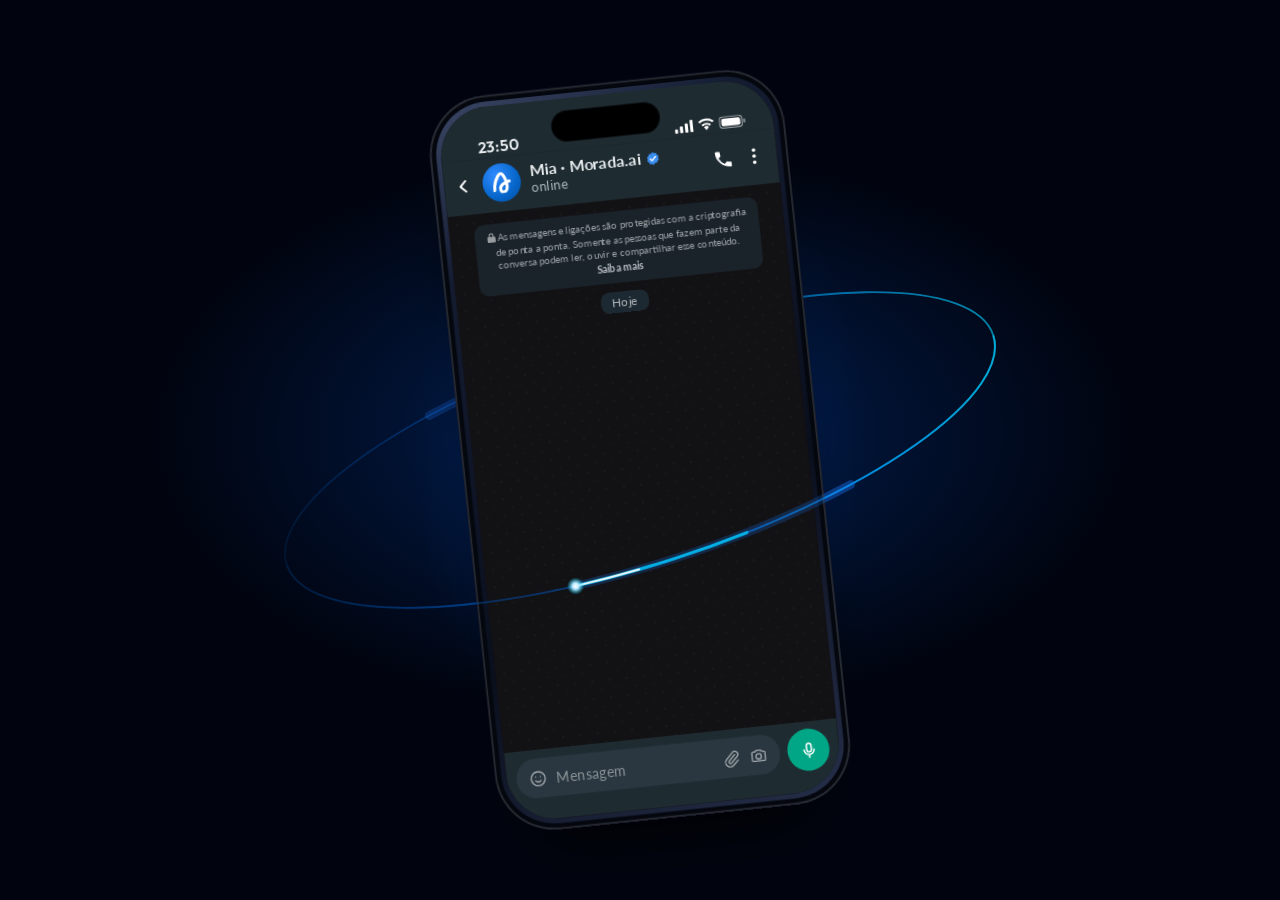
<file: celular-mia.html>
<!doctype html>
<html lang="pt-BR">
<head>
<meta charset="utf-8">
<meta name="viewport" content="width=device-width, initial-scale=1">
<title>Celular MIA · Conversa</title>
<meta name="robots" content="noindex">
<link rel="icon" href="assets/favicon.svg" type="image/svg+xml">
<link rel="preconnect" href="https://fonts.googleapis.com">
<link rel="preconnect" href="https://fonts.gstatic.com" crossorigin>
<link href="https://fonts.googleapis.com/css2?family=Lato:wght@400;700&family=Outfit:wght@600&display=swap" rel="stylesheet">
<link rel="stylesheet" href="assets/mia-phone.css">
<style>
  html,body{height:100%;margin:0}
  body{display:grid;place-items:center;overflow:hidden;background:radial-gradient(55% 45% at 50% 48%,rgba(0,100,255,.28),transparent 70%),#01040F}
  body.fundo-preto{background:#000}
  body.fundo-verde{background:#00B140}
  .stage{transform:scale(var(--k,1))}
</style>
</head>
<body>
  <!-- Tela separada do celular da LP. Fundos: ?fundo=preto  ?fundo=verde (chroma para edição) -->
  <div class="stage"><div data-mia-phone></div></div>
  <script src="assets/mia-phone.js"></script>
  <script>
    (function () {
      var f = new URLSearchParams(location.search).get('fundo');
      if (f) document.body.classList.add('fundo-' + f);
      function fit() {
        var k = Math.min(innerHeight * 0.88 / 640, innerWidth * 0.92 / 660, 1.8);
        document.querySelector('.stage').style.setProperty('--k', k.toFixed(3));
      }
      fit(); addEventListener('resize', fit);
    })();
  </script>
</body>
</html>
</file>
<file: assets/mia-phone.css>
/* ==========================================================
   Celular MIA: conversa animada (réplica do vídeo "CONVERSA MIA"),
   flip 360° no meio da conversa e órbita animada.
   Uso: <div class="mia" data-mia-phone></div>  +  mia-phone.js
   ========================================================== */
.mia{--pw:288px;--ph:596px;--orbit-x:0px;position:relative;width:var(--pw);height:var(--ph);font-family:"Lato",system-ui,sans-serif;-webkit-font-smoothing:antialiased}
.mia *,.mia *::before,.mia *::after{box-sizing:border-box}

/* ---------- órbita ---------- */
.mia__orbit{position:absolute;left:50%;top:50%;width:640px;max-width:none;height:640px;margin:-320px 0 0 calc(-320px + var(--orbit-x));transform:scale(var(--orbit-s,1));overflow:visible;pointer-events:none}
.mia__orbit--back{z-index:1}
.mia__orbit--front{z-index:3}

/* ---------- aparelho (3D, espessura de celular real: 8,25 mm em 70,6 mm = ~28 px) ---------- */
.mia{--depth:28px}
.mia__tilt{position:absolute;inset:0;z-index:2;transform:rotate(-6deg)}
.mia__glow{position:absolute;left:-14%;right:-14%;top:4%;bottom:4%;border-radius:50%;background:radial-gradient(closest-side,rgba(0,115,255,.34),rgba(0,90,255,.12) 55%,transparent);pointer-events:none}
.mia__lift{position:absolute;inset:0}
.mia__body{position:absolute;inset:0}
/* 3D só durante o flip: em repouso a tela fica 2D e o texto nítido */
.mia.is-flip .mia__lift{perspective:1600px}
.mia.is-flip .mia__body{transform-style:preserve-3d;animation:miaFlip 2.2s linear both}
.mia.is-flip .mia__front{transform:translateZ(calc(var(--depth) / 2))}
.mia__face{position:absolute;inset:0;border-radius:48px;-webkit-backface-visibility:hidden;backface-visibility:hidden}
.mia__front{padding:9px;background:linear-gradient(150deg,#3D4969 0%,#141C31 20%,#0A0F1D 62%,#262F4A 100%);box-shadow:inset 0 0 0 1.5px rgba(255,255,255,.14),inset 0 0 0 5px #04070E,0 40px 60px -30px rgba(0,0,0,.9)}
.mia__back{transform:rotateY(180deg) translateZ(calc(var(--depth) / 2));overflow:hidden;background:radial-gradient(120% 60% at 30% 10%,rgba(80,120,220,.35),transparent 60%),linear-gradient(160deg,#2A3552 0%,#121A2E 42%,#0A0F1D 70%,#1E2742 100%);box-shadow:inset 0 0 0 1.5px rgba(255,255,255,.16),inset 0 0 0 5px rgba(4,7,14,.9)}
/* lateral: perímetro arredondado extrudado em painéis (retas + 6 fatias por canto) */
.mia__side{position:absolute;left:50%;top:50%;height:var(--depth);margin-top:calc(var(--depth) / -2);-webkit-backface-visibility:visible;backface-visibility:visible}
.mia__btn{position:absolute;top:22%;height:56%;border-radius:3px;background:linear-gradient(180deg,rgba(255,255,255,.22),rgba(255,255,255,.06) 50%,rgba(255,255,255,.18));box-shadow:0 0 0 1px rgba(0,0,0,.35)}
@keyframes miaFlip{0%{transform:translateY(-0.0px) translateZ(0.0px) rotateX(0.00deg) rotateY(0.00deg)}5%{transform:translateY(-1.6px) translateZ(7.2px) rotateX(1.25deg) rotateY(0.18deg)}10%{transform:translateY(-3.1px) translateZ(14.2px) rotateX(2.47deg) rotateY(1.44deg)}15%{transform:translateY(-4.5px) translateZ(20.9px) rotateX(3.63deg) rotateY(4.86deg)}20%{transform:translateY(-5.9px) translateZ(27.0px) rotateX(4.70deg) rotateY(11.52deg)}25%{transform:translateY(-7.1px) translateZ(32.5px) rotateX(5.66deg) rotateY(22.50deg)}30%{transform:translateY(-8.1px) translateZ(37.2px) rotateX(6.47deg) rotateY(38.88deg)}35%{transform:translateY(-8.9px) translateZ(41.0px) rotateX(7.13deg) rotateY(61.74deg)}40%{transform:translateY(-9.5px) translateZ(43.7px) rotateX(7.61deg) rotateY(92.16deg)}45%{transform:translateY(-9.9px) translateZ(45.4px) rotateX(7.90deg) rotateY(131.22deg)}50%{transform:translateY(-10.0px) translateZ(46.0px) rotateX(8.00deg) rotateY(180.00deg)}55%{transform:translateY(-9.9px) translateZ(45.4px) rotateX(7.90deg) rotateY(228.78deg)}60%{transform:translateY(-9.5px) translateZ(43.7px) rotateX(7.61deg) rotateY(267.84deg)}65%{transform:translateY(-8.9px) translateZ(41.0px) rotateX(7.13deg) rotateY(298.26deg)}70%{transform:translateY(-8.1px) translateZ(37.2px) rotateX(6.47deg) rotateY(321.12deg)}75%{transform:translateY(-7.1px) translateZ(32.5px) rotateX(5.66deg) rotateY(337.50deg)}80%{transform:translateY(-5.9px) translateZ(27.0px) rotateX(4.70deg) rotateY(348.48deg)}85%{transform:translateY(-4.5px) translateZ(20.9px) rotateX(3.63deg) rotateY(355.14deg)}90%{transform:translateY(-3.1px) translateZ(14.2px) rotateX(2.47deg) rotateY(358.56deg)}95%{transform:translateY(-1.6px) translateZ(7.2px) rotateX(1.25deg) rotateY(359.82deg)}100%{transform:translateY(-0.0px) translateZ(0.0px) rotateX(0.00deg) rotateY(360.00deg)}}
.mia__cam{position:absolute;left:22px;top:22px;width:104px;height:104px;border-radius:30px;background:linear-gradient(145deg,rgba(255,255,255,.09),rgba(255,255,255,.02));box-shadow:inset 0 0 0 1px rgba(255,255,255,.14),0 6px 18px rgba(0,0,0,.4)}
.mia__cam i{position:absolute;width:38px;height:38px;border-radius:50%;background:radial-gradient(circle at 40% 38%,#3A4C7A 0 10%,#0B1020 30%,#02040A 62%);box-shadow:0 0 0 3px #1A2238,0 0 0 4px rgba(255,255,255,.12)}
.mia__cam i:nth-child(1){left:9px;top:9px}.mia__cam i:nth-child(2){left:9px;top:57px}.mia__cam i:nth-child(3){left:57px;top:33px}
.mia__cam b{position:absolute;left:66px;top:12px;width:12px;height:12px;border-radius:50%;background:radial-gradient(circle,#FFF6D8,#C9B98A 60%,#6B6250)}
.mia__logo{position:absolute;left:50%;top:50%;width:62px;height:auto;transform:translate(-50%,-50%);fill:rgba(255,255,255,.2);filter:drop-shadow(0 0 18px rgba(0,115,255,.55))}

/* ---------- tela WhatsApp (escuro, cores amostradas do vídeo) ---------- */
.wa{position:relative;height:100%;border-radius:40px;overflow:hidden;display:flex;flex-direction:column;background:#121114;color:#E9EDEF}
.wa__island{position:absolute;top:10px;left:50%;width:88px;height:25px;margin-left:-44px;border-radius:20px;background:#000;z-index:3}
.wa__sb{flex:none;height:42px;display:flex;align-items:flex-end;justify-content:space-between;padding:0 22px 4px 30px;background:#1E2B31;font:600 12.5px/1 "Outfit",system-ui,sans-serif}
.wa__sb span{display:flex;align-items:center;gap:4px}
.wa__sb svg{height:10px;width:auto;fill:#fff}
.wa__hd{flex:none;display:flex;align-items:center;gap:8px;padding:5px 10px 8px 8px;background:#1E2B31}
.wa__hd .bk{width:15px;height:15px;flex:none;fill:none;stroke:#fff;stroke-width:2.4;stroke-linecap:round;stroke-linejoin:round}
.wa__av{width:31px;height:31px;flex:none;border-radius:50%;display:grid;place-items:center;background:radial-gradient(circle at 35% 30%,#2F8BFF,#0665C9 60%,#034C9E)}
.wa__av svg{width:15px;height:auto;fill:#fff}
.wa__who{flex:1;min-width:0}
.wa__nm{display:flex;align-items:center;gap:4px;font-size:13px;font-weight:700;line-height:1.2;white-space:nowrap}
.wa__nm svg{width:12px;height:12px;flex:none}
.wa__st{font-size:10.5px;line-height:1.3;color:#AEBAC1;transition:color .2s}
.wa__hd .ic{width:17px;height:17px;flex:none;fill:#fff}
.wa__view{position:relative;flex:1;overflow:hidden;background:radial-gradient(rgba(255,255,255,.035) 1px,transparent 1.2px) 0 0/14px 14px,radial-gradient(rgba(255,255,255,.025) 1px,transparent 1.2px) 7px 7px/14px 14px,#121114}
.wa__list{position:absolute;left:0;right:0;top:0;padding:7px 8px 8px;transition:transform .55s cubic-bezier(.25,.8,.25,1),opacity .45s}
.wa__list.is-fading{opacity:0}
.wa__notice{margin:2px 12px 7px;padding:6px 9px;border-radius:8px;background:#1A232A;text-align:center;font-size:8.4px;line-height:1.38;color:rgba(233,237,239,.62)}
.wa__notice b{display:block;font-weight:700;color:rgba(233,237,239,.78)}
.wa__notice svg{display:inline-block;width:7px;height:8px;margin-right:2px;vertical-align:-1px;fill:rgba(233,237,239,.6)}
.wa__day{display:table;margin:0 auto 5px;padding:3px 9px;border-radius:7px;background:#1D2932;font-size:9.5px;color:rgba(233,237,239,.7)}
.wa__m{display:flex;margin-top:3px}
.wa__m.is-first{margin-top:7px}
.wa__m--out{justify-content:flex-end}
.wa__b{position:relative;max-width:81%;padding:5px 7px 4px 8px;border-radius:8px;font-size:11.4px;line-height:1.36;word-wrap:break-word;animation:waIn .38s cubic-bezier(.2,.8,.3,1.15) both}
.wa__m--in .wa__b{background:#1E2B31;transform-origin:0 0}
.wa__m--out .wa__b{background:#005C4B;transform-origin:100% 0}
.wa__m.is-first.wa__m--in .wa__b{border-top-left-radius:0}
.wa__m.is-first.wa__m--out .wa__b{border-top-right-radius:0}
.wa__m.is-first .wa__b::before{content:"";position:absolute;top:0;width:8px;height:10px;background:inherit}
.wa__m.is-first.wa__m--in .wa__b::before{left:-7px;clip-path:polygon(0 0,100% 0,100% 100%)}
.wa__m.is-first.wa__m--out .wa__b::before{right:-7px;clip-path:polygon(0 0,100% 0,0 100%)}
.wa__meta{float:right;display:inline-flex;align-items:center;gap:3px;margin:5px 0 -4px 9px;font-size:8.8px;line-height:1;color:rgba(233,237,239,.58);white-space:nowrap}
.wa__meta svg{width:14px;height:9px;fill:none;stroke:#53BDEB;stroke-width:1.5;stroke-linecap:round;stroke-linejoin:round}
.wa__b--img{width:78%;max-width:78%;padding:3px 3px 4px}
.wa__b--img img{display:block;width:100%;height:auto;aspect-ratio:548/306;object-fit:cover;border-radius:6px;background:#0B1A22}
.wa__b--img .cap{display:block;padding:4px 4px 0 5px}
.wa__typing{display:flex;gap:3px;padding:3px 2px 2px}
.wa__typing i{width:5.5px;height:5.5px;border-radius:50%;background:rgba(233,237,239,.6);animation:waDot 1.2s infinite}
.wa__typing i:nth-child(2){animation-delay:.18s}.wa__typing i:nth-child(3){animation-delay:.36s}
@keyframes waIn{from{opacity:0;transform:scale(.9) translateY(6px)}to{opacity:1;transform:none}}
@keyframes waDot{0%,60%,100%{opacity:.3;transform:none}30%{opacity:1;transform:translateY(-2px)}}
.wa__in{flex:none;display:flex;align-items:center;gap:6px;padding:6px 8px 17px;background:#1E2B31}
.wa__field{flex:1;display:flex;align-items:center;gap:7px;height:32px;padding:0 10px;border-radius:16px;background:#2B3740;font-size:11.5px;color:rgba(233,237,239,.5)}
.wa__field span{flex:1}
.wa__field svg{width:15px;height:15px;flex:none;fill:none;stroke:rgba(233,237,239,.62);stroke-width:1.7;stroke-linecap:round;stroke-linejoin:round}
.wa__mic{width:34px;height:34px;flex:none;display:grid;place-items:center;border-radius:50%;background:#00A685}
.wa__mic svg{width:15px;height:15px;fill:none;stroke:#fff;stroke-width:2;stroke-linecap:round}

.mia.is-off *,.mia.is-off *::before,.mia.is-off *::after{animation-play-state:paused!important}
@media (prefers-reduced-motion:reduce){.wa__b{animation:none}.wa__list{transition:none}}
</file>
<file: assets/guia-livro.css>
/* ==========================================================
   Livro 3D do guia: capa de e-book, bloco de páginas com espessura
   e animação folheando (abre, passa 5 folhas, volta e fecha na capa).
   Uso: <div data-guia-livro></div>  +  guia-livro.js
   ========================================================== */
.livro{--W:400px;--H:526px;--D:22px;--tx:calc(var(--W) * var(--s) / 2);--s:.72;position:relative;width:var(--W);height:var(--H);perspective:1900px;pointer-events:none;font-family:"Outfit",system-ui,sans-serif;-webkit-font-smoothing:antialiased}
.livro *,.livro *::before,.livro *::after{box-sizing:border-box}
.livro__glow{position:absolute;left:-30%;right:-30%;top:-10%;bottom:-10%;background:radial-gradient(closest-side,rgba(0,115,255,.34),rgba(0,90,255,.1) 60%,transparent)}
.livro__floor{position:absolute;left:0;right:0;bottom:-44px;height:78px;border-radius:50%;background:radial-gradient(closest-side,rgba(0,0,0,.72),rgba(0,0,0,.28) 55%,transparent)}
.livro__obj{position:absolute;inset:0;transform-style:preserve-3d;transform:translateX(0) scale(1) rotateY(-22deg) rotateX(7deg) rotateZ(-1.5deg)}

/* estrutura */
.livro__back{position:absolute;inset:0;border-radius:3px 8px 8px 3px;transform:translateZ(calc(var(--D) / -2));background:linear-gradient(165deg,#0B2466,#030A24)}
.livro__base,.livro__leaf{position:absolute;top:4px;bottom:4px;left:0;right:5px}
.livro__base{transform:translateZ(calc(var(--D) / -2 + 2px))}
.livro__leaf{transform-origin:0 50%;transform-style:preserve-3d;transform:rotateY(0deg) translateZ(var(--z))}
.livro__cover{top:0;bottom:0;right:0}
.livro__face{position:absolute;inset:0;overflow:hidden;-webkit-backface-visibility:hidden;backface-visibility:hidden}
.livro__face--b{transform:rotateY(180deg)}
.livro__edge{position:absolute}
.livro__edge--r{top:4px;bottom:4px;left:calc(var(--W) - 5px - var(--D) / 2);width:var(--D);transform:rotateY(90deg);background:repeating-linear-gradient(90deg,#F1F3F8 0 1px,#C6CDDC 1px 2px)}
.livro__edge--b{left:0;right:5px;top:calc(var(--H) - 4px - var(--D) / 2);height:var(--D);transform:rotateX(-90deg);background:repeating-linear-gradient(180deg,#E9EDF4 0 1px,#BCC4D4 1px 2px)}
.livro__edge--t{left:0;right:5px;top:calc(4px - var(--D) / 2);height:var(--D);transform:rotateX(90deg);background:repeating-linear-gradient(180deg,#F1F3F8 0 1px,#CBD2E0 1px 2px)}
.livro__edge--s{top:0;bottom:0;left:calc(var(--D) / -2);width:var(--D);transform:rotateY(-90deg);background:linear-gradient(90deg,#030A24,#0E2A70 50%,#030A24)}

/* capa */
.lv-capa{border-radius:3px 8px 8px 3px;display:flex;flex-direction:column;padding:28px 28px 24px 42px;color:#F7FAFF;
  background:
    url("data:image/svg+xml;utf8,<svg xmlns='http://www.w3.org/2000/svg' width='180' height='180'><filter id='n'><feTurbulence type='fractalNoise' baseFrequency='.85' numOctaves='2' stitchTiles='stitch'/><feColorMatrix values='0 0 0 0 1 0 0 0 0 1 0 0 0 0 1 0 0 0 .07 0'/></filter><rect width='100%' height='100%' filter='url(%23n)'/></svg>"),
    radial-gradient(120% 70% at 88% 6%,rgba(0,115,255,.6),transparent 55%),
    radial-gradient(90% 55% at 10% 100%,rgba(2,207,255,.2),transparent 60%),
    linear-gradient(165deg,#0B2466 0%,#061543 48%,#030A24 100%);
  box-shadow:inset 0 0 0 1px rgba(160,200,255,.2)}
.lv-capa > *{position:relative}
.lv-capa__graf{position:absolute!important;left:-30%;top:-8%;width:130%;max-width:none;height:auto;fill:none;stroke:rgba(255,255,255,.1);overflow:visible}
.lv-capa__art{position:absolute!important;width:320px;height:auto;max-width:none;right:-68px;bottom:-72px;mix-blend-mode:screen;-webkit-mask-image:radial-gradient(closest-side,#000 82%,transparent);mask-image:radial-gradient(closest-side,#000 82%,transparent)}
.lv-capa__top{display:flex;align-items:center;gap:9px}
.lv-capa__top img{display:block;width:auto}
.lv-capa__top .m{height:14px}.lv-capa__top .c{height:18px}
.lv-capa__top .x{font-weight:200;font-size:14px;opacity:.6}
.lv-capa__top em{margin-left:auto;padding:4px 8px;border-radius:20px;border:1px solid rgba(247,250,255,.28);font:600 8.5px/1 "Outfit",sans-serif;font-style:normal;letter-spacing:.18em;color:rgba(247,250,255,.7)}
.lv-capa__k{margin:46px 0 0;font:600 10.5px/1 "Outfit",sans-serif;letter-spacing:.2em;text-transform:uppercase;color:#02CFFF}
.lv-capa__t{margin:12px 0 0;font:300 38px/1.02 "Outfit",sans-serif;letter-spacing:-.03em}
.lv-capa__t b{font-weight:700}
.lv-capa__t .hl{background:linear-gradient(92deg,#02CFFF,#3C9CFF);-webkit-background-clip:text;background-clip:text;color:transparent}
.lv-capa__s{margin:14px 0 0;max-width:205px;font:400 12px/1.5 "Lato",sans-serif;color:rgba(247,250,255,.74)}
.lv-capa__f{margin-top:auto;display:flex;justify-content:space-between;padding-top:12px;border-top:1px solid rgba(247,250,255,.16);font:600 8.5px/1 "Outfit",sans-serif;letter-spacing:.18em;text-transform:uppercase;color:rgba(247,250,255,.62)}
.lv-capa__hinge{position:absolute!important;top:0;bottom:0;left:0;width:24px;background:linear-gradient(90deg,rgba(0,0,0,.5),rgba(255,255,255,.1) 38%,rgba(0,0,0,.3) 58%,rgba(255,255,255,.05) 80%,transparent)}
.lv-capa__gloss{position:absolute!important;inset:0;background:linear-gradient(115deg,transparent 28%,rgba(255,255,255,.08) 40%,transparent 52%),linear-gradient(180deg,rgba(255,255,255,.07),transparent 22%)}
.lv-verso{border-radius:8px 3px 3px 8px;background:radial-gradient(90% 60% at 20% 20%,rgba(0,115,255,.35),transparent 60%),linear-gradient(200deg,#0B2466,#030A24);box-shadow:inset -18px 0 24px -16px rgba(0,0,0,.6)}
.lv-verso .lv-capa__graf{left:auto;right:-40%;top:10%;width:120%;stroke:rgba(255,255,255,.08)}

/* páginas */
.pg{padding:30px 28px 26px 34px;background:#F4F6FB;color:#0A1D4F;border-radius:0 3px 3px 0;box-shadow:inset 16px 0 20px -14px rgba(10,20,60,.3)}
.livro__face--b.pg{padding:30px 34px 26px 28px;border-radius:3px 0 0 3px;box-shadow:inset -16px 0 20px -14px rgba(10,20,60,.3)}
.pg__k{display:block;font:600 8px/1 "Outfit",sans-serif;letter-spacing:.18em;text-transform:uppercase;color:#0073FF}
.pg__h{margin:9px 0 14px;font:600 18px/1.15 "Outfit",sans-serif;letter-spacing:-.01em}
.pg__big{display:block;margin-top:40px;font:200 78px/1 "Outfit",sans-serif;color:#0073FF;letter-spacing:-.04em}
.pg__ln{display:block;height:5px;margin:0 0 8px;border-radius:3px;background:#D6DCE8}
.pg__box{margin:16px 0;padding:13px 14px;border-radius:9px;background:linear-gradient(135deg,#0A2466,#0073FF);color:#fff;font:500 10.5px/1.45 "Outfit",sans-serif}
.pg__toc{margin:18px 0 0;padding:0;list-style:none}
.pg__toc li{display:flex;gap:10px;align-items:baseline;padding:9px 0;border-bottom:1px solid #DCE2EE;font:500 11px/1.3 "Outfit",sans-serif}
.pg__toc b{color:#0073FF;font-weight:700}
.pg__chk{margin:14px 0 0;padding:0;list-style:none}
.pg__chk li{display:flex;align-items:center;gap:8px;margin:0 0 9px;font:500 10.5px/1.3 "Outfit",sans-serif}
.pg__chk li::before{content:"";width:12px;height:12px;flex:none;border-radius:3px;background:#0073FF url("data:image/svg+xml;utf8,<svg xmlns='http://www.w3.org/2000/svg' viewBox='0 0 12 12'><path d='M3 6.2l2 2 4-4.4' fill='none' stroke='white' stroke-width='1.6' stroke-linecap='round' stroke-linejoin='round'/></svg>") center/12px no-repeat}
.pg__bars{display:flex;align-items:flex-end;gap:7px;height:84px;margin:16px 0 8px;padding-bottom:1px;border-bottom:1px solid #C9D1E0}
.pg__bars i{flex:1;border-radius:4px 4px 0 0;background:linear-gradient(#02CFFF,#0073FF)}
.pg__chat{display:flex;flex-direction:column;gap:6px;margin:14px 0}
.pg__chat i{display:block;height:18px;border-radius:9px;background:#DDE5F2}
.pg__chat i:nth-child(even){align-self:flex-end;background:#0073FF}
.pg__n{position:absolute;bottom:16px;right:22px;font:600 8px/1 "Outfit",sans-serif;color:#8A96B3}
.livro__face--b .pg__n{right:auto;left:22px}

/* animação: folheando */
.livro.is-reading .livro__obj{animation:livroOpen .65s cubic-bezier(.45,0,.2,1) both,livroClose .65s cubic-bezier(.45,0,.2,1) 3.5s forwards}
.livro.is-reading .livro__floor{animation:floorOpen .65s cubic-bezier(.45,0,.2,1) both,floorClose .65s cubic-bezier(.45,0,.2,1) 3.5s forwards}
.livro.is-reading .livro__leaf{animation:leafOpen .52s cubic-bezier(.5,.05,.35,1) var(--d1) both,leafClose .34s cubic-bezier(.5,.05,.35,1) var(--d2) forwards}
.livro.is-reading .livro__cover{animation-duration:.68s,.58s}
@keyframes livroOpen{to{transform:translateX(var(--tx)) scale(var(--s)) rotateY(-6deg) rotateX(14deg) rotateZ(0deg)}}
@keyframes livroClose{from{transform:translateX(var(--tx)) scale(var(--s)) rotateY(-6deg) rotateX(14deg) rotateZ(0deg)}to{transform:translateX(0) scale(1) rotateY(-22deg) rotateX(7deg) rotateZ(-1.5deg)}}
@keyframes floorOpen{to{transform:scaleX(1.7)}}
@keyframes floorClose{from{transform:scaleX(1.7)}to{transform:none}}
@keyframes leafOpen{from{transform:rotateY(0deg) translateZ(var(--z))}to{transform:rotateY(var(--a)) translateZ(var(--z))}}
@keyframes leafClose{from{transform:rotateY(var(--a)) translateZ(var(--z))}to{transform:rotateY(0deg) translateZ(var(--z))}}
.livro.is-off *{animation-play-state:paused!important}
</file>
